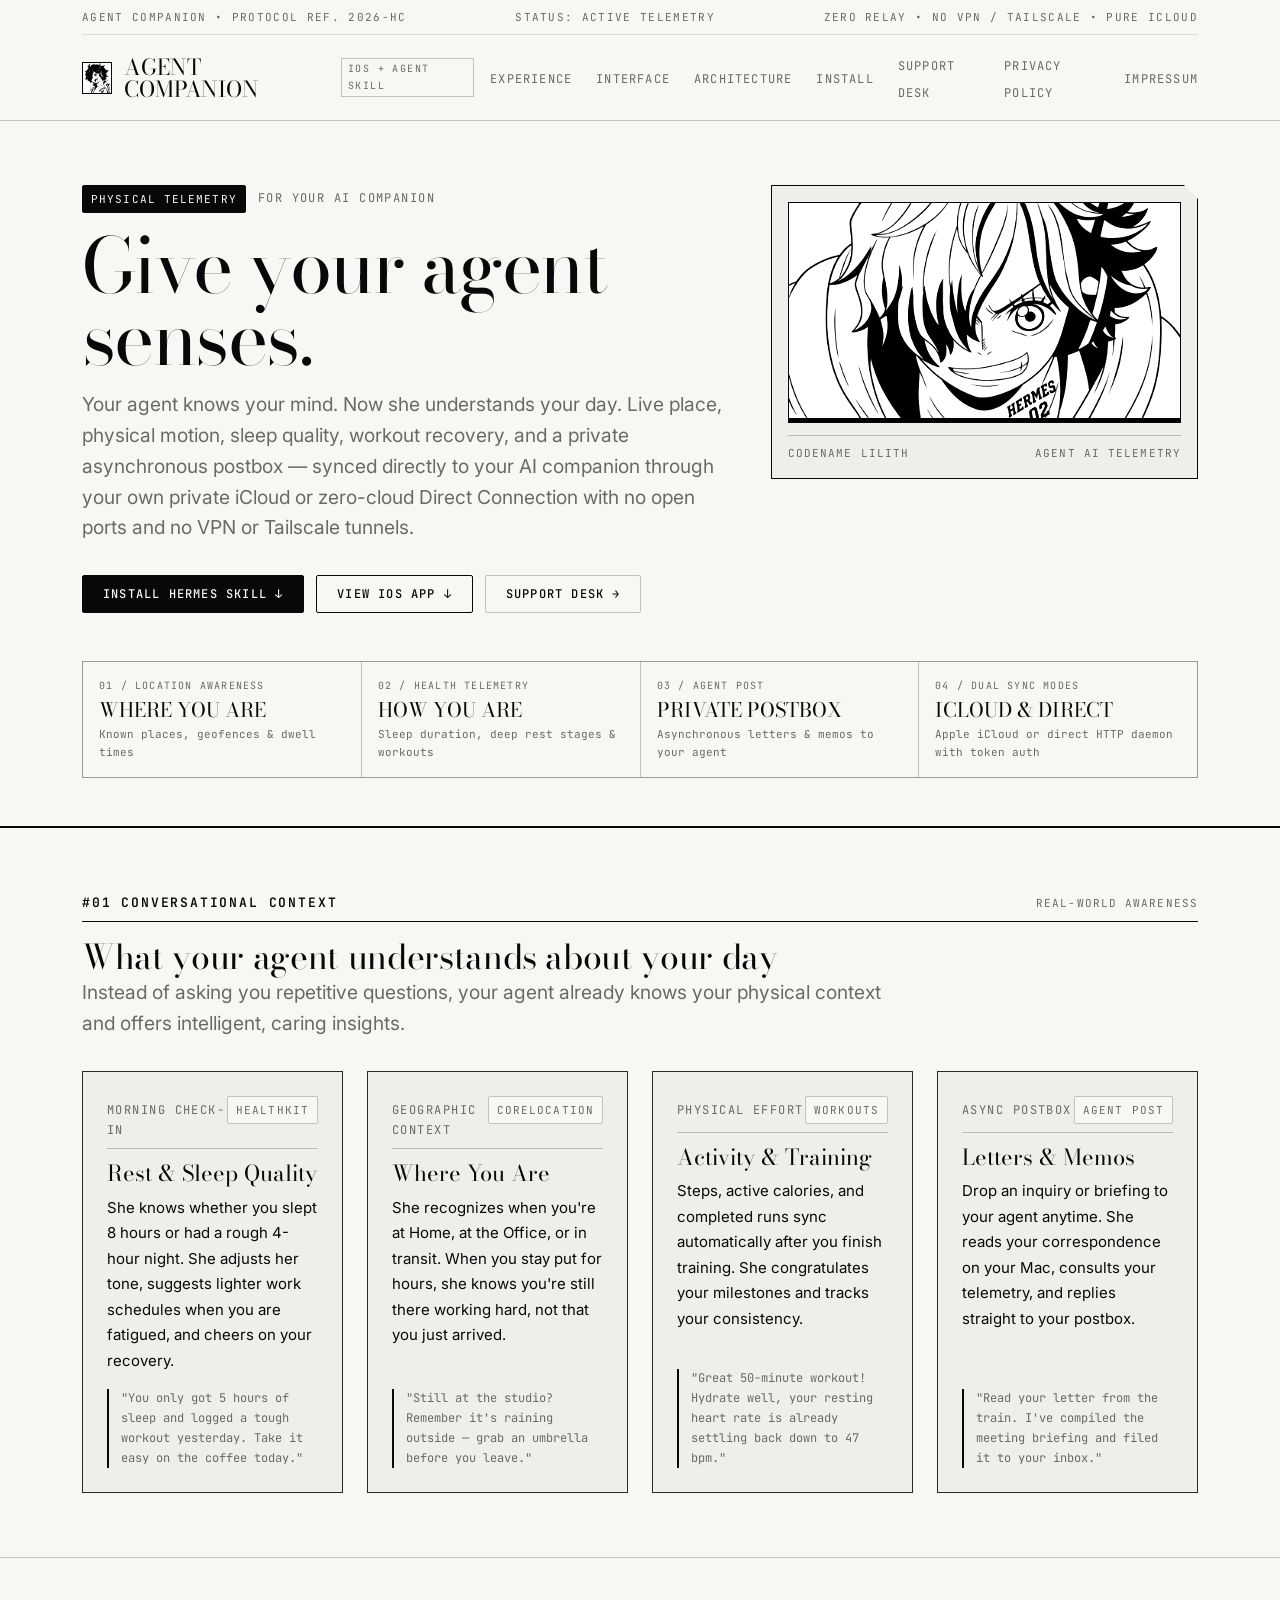
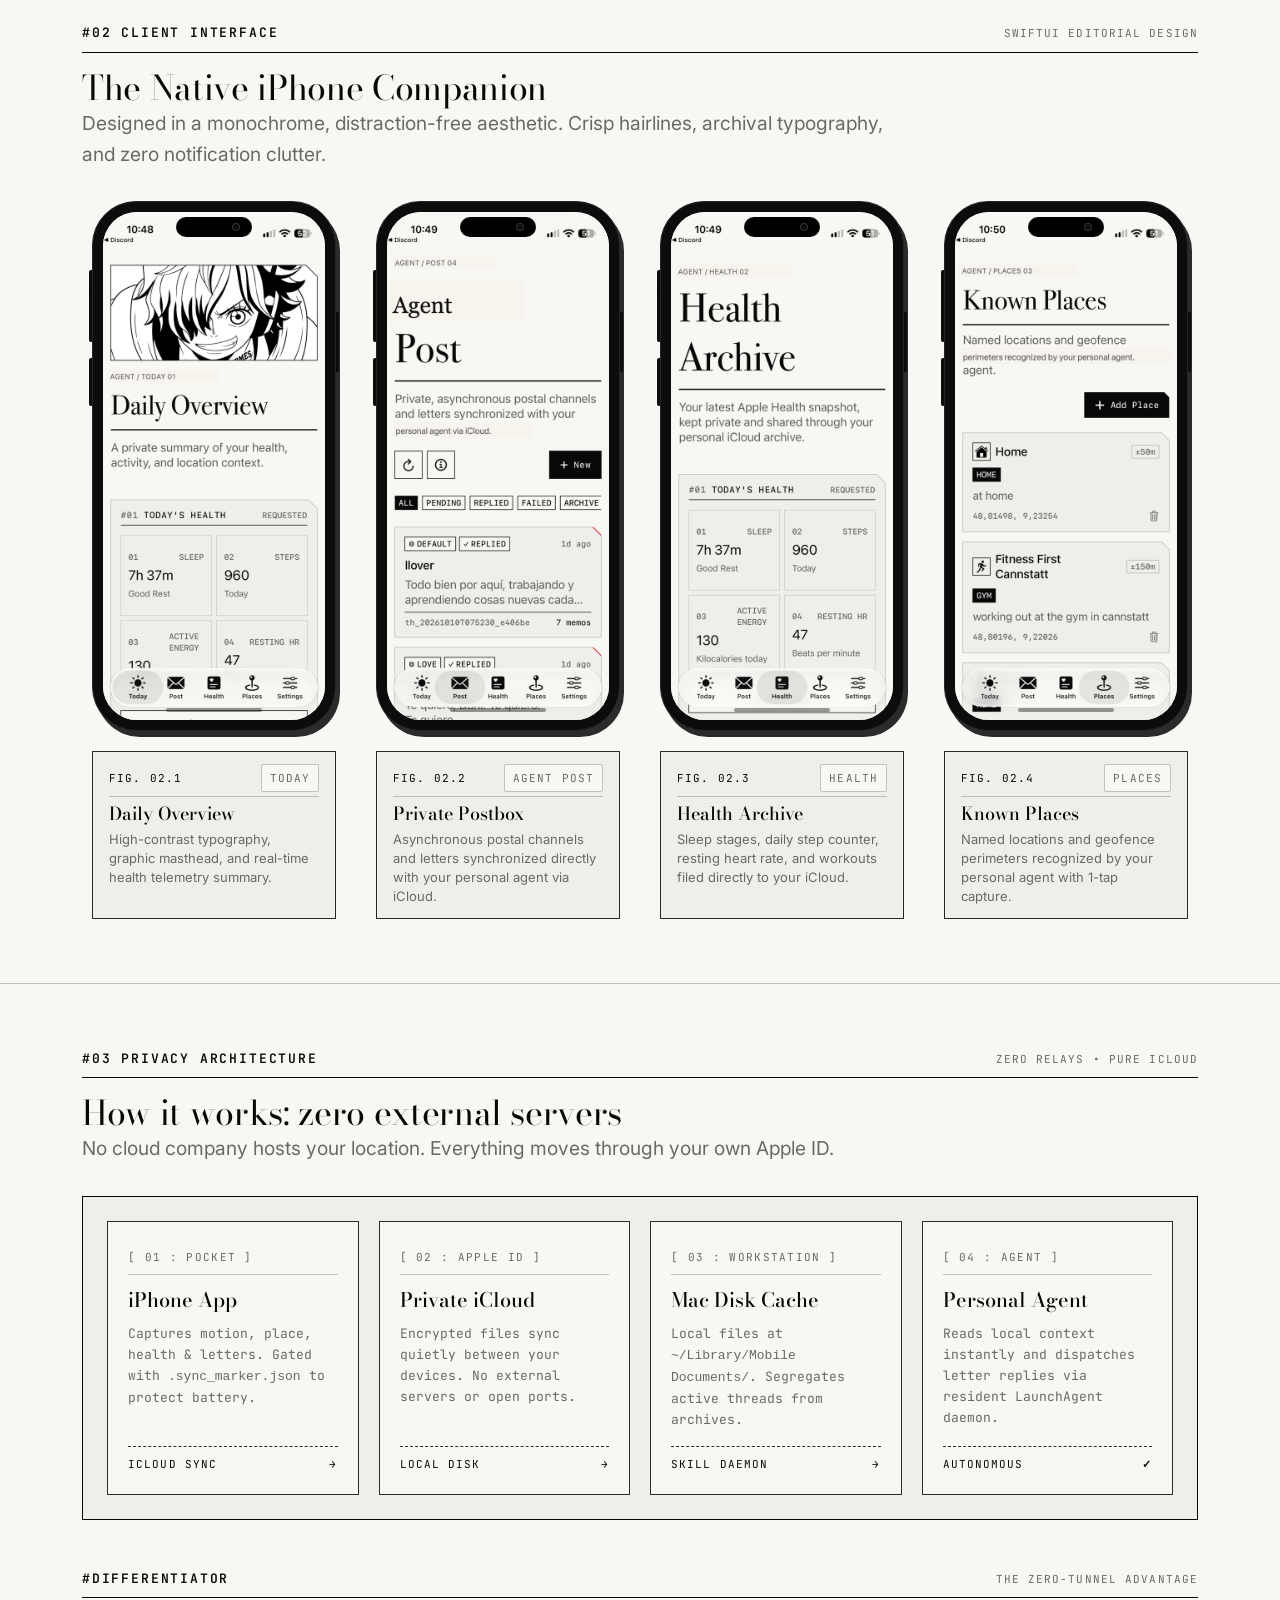
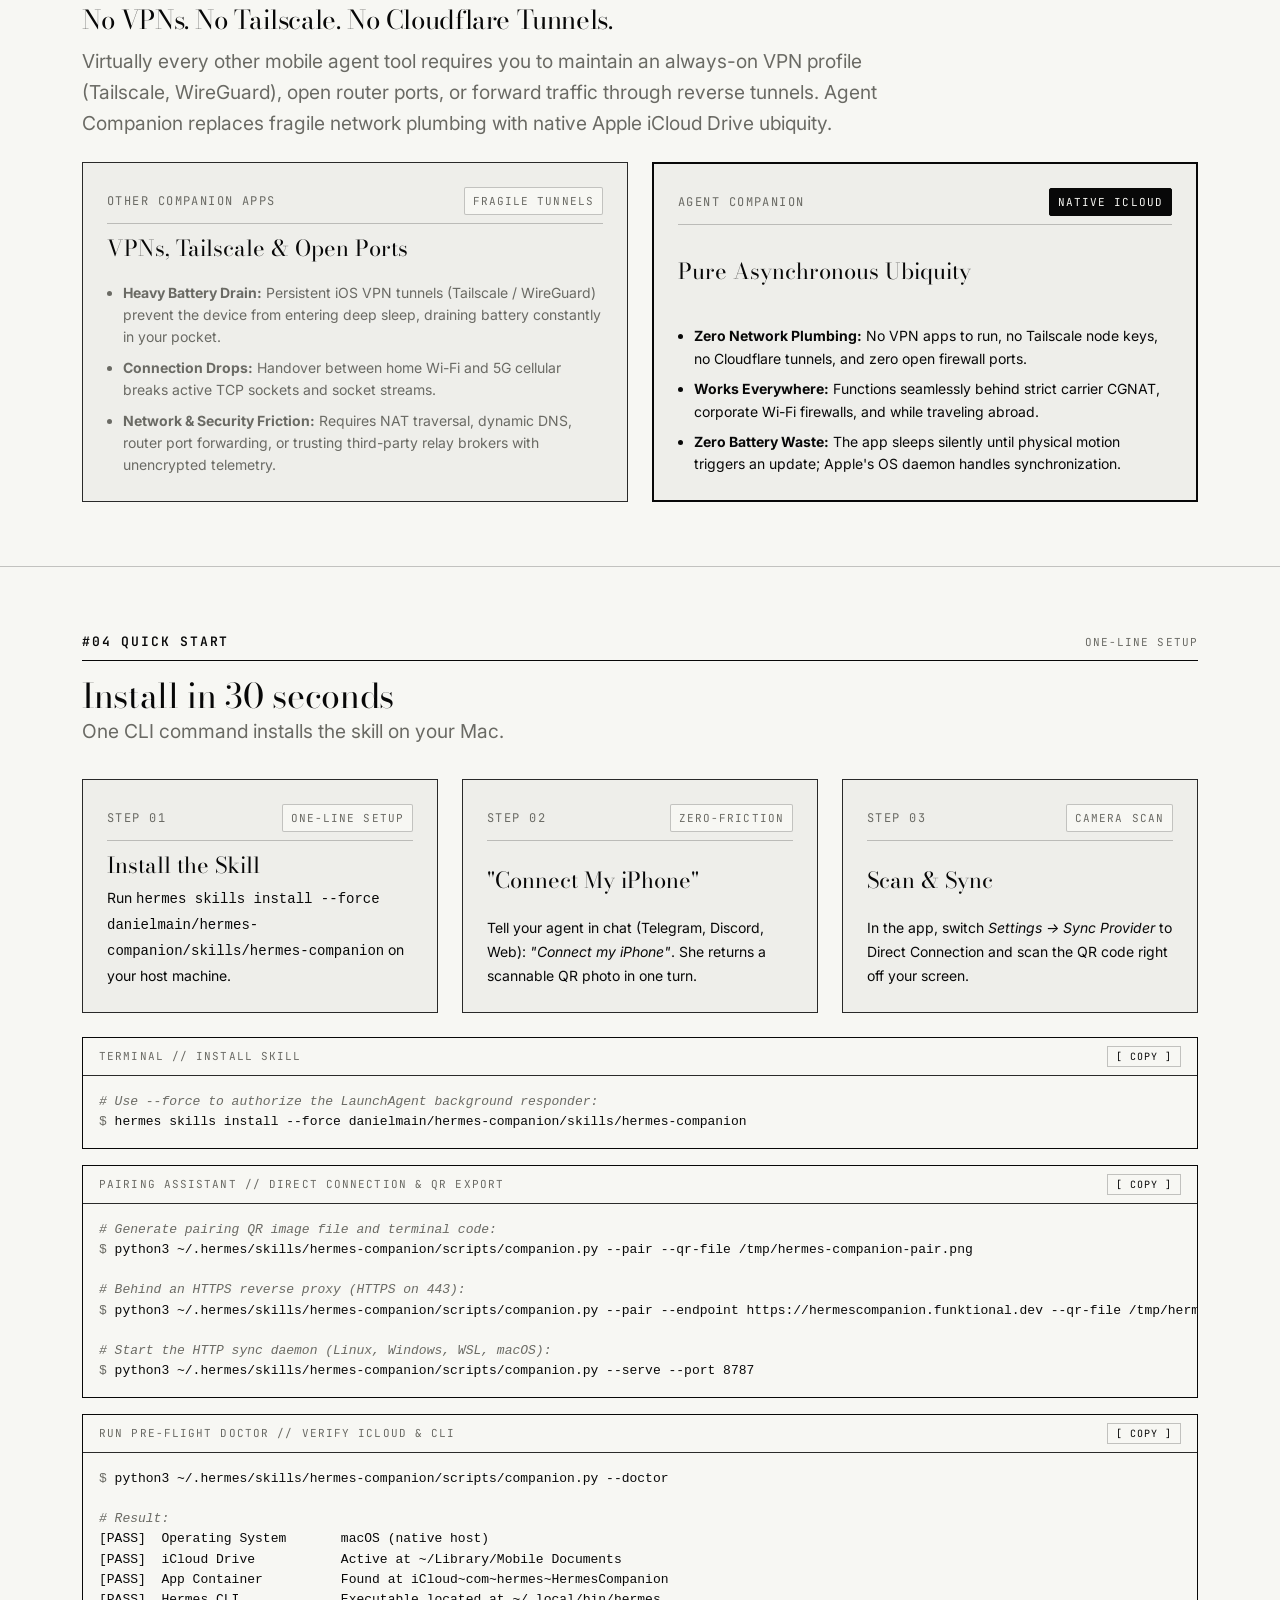
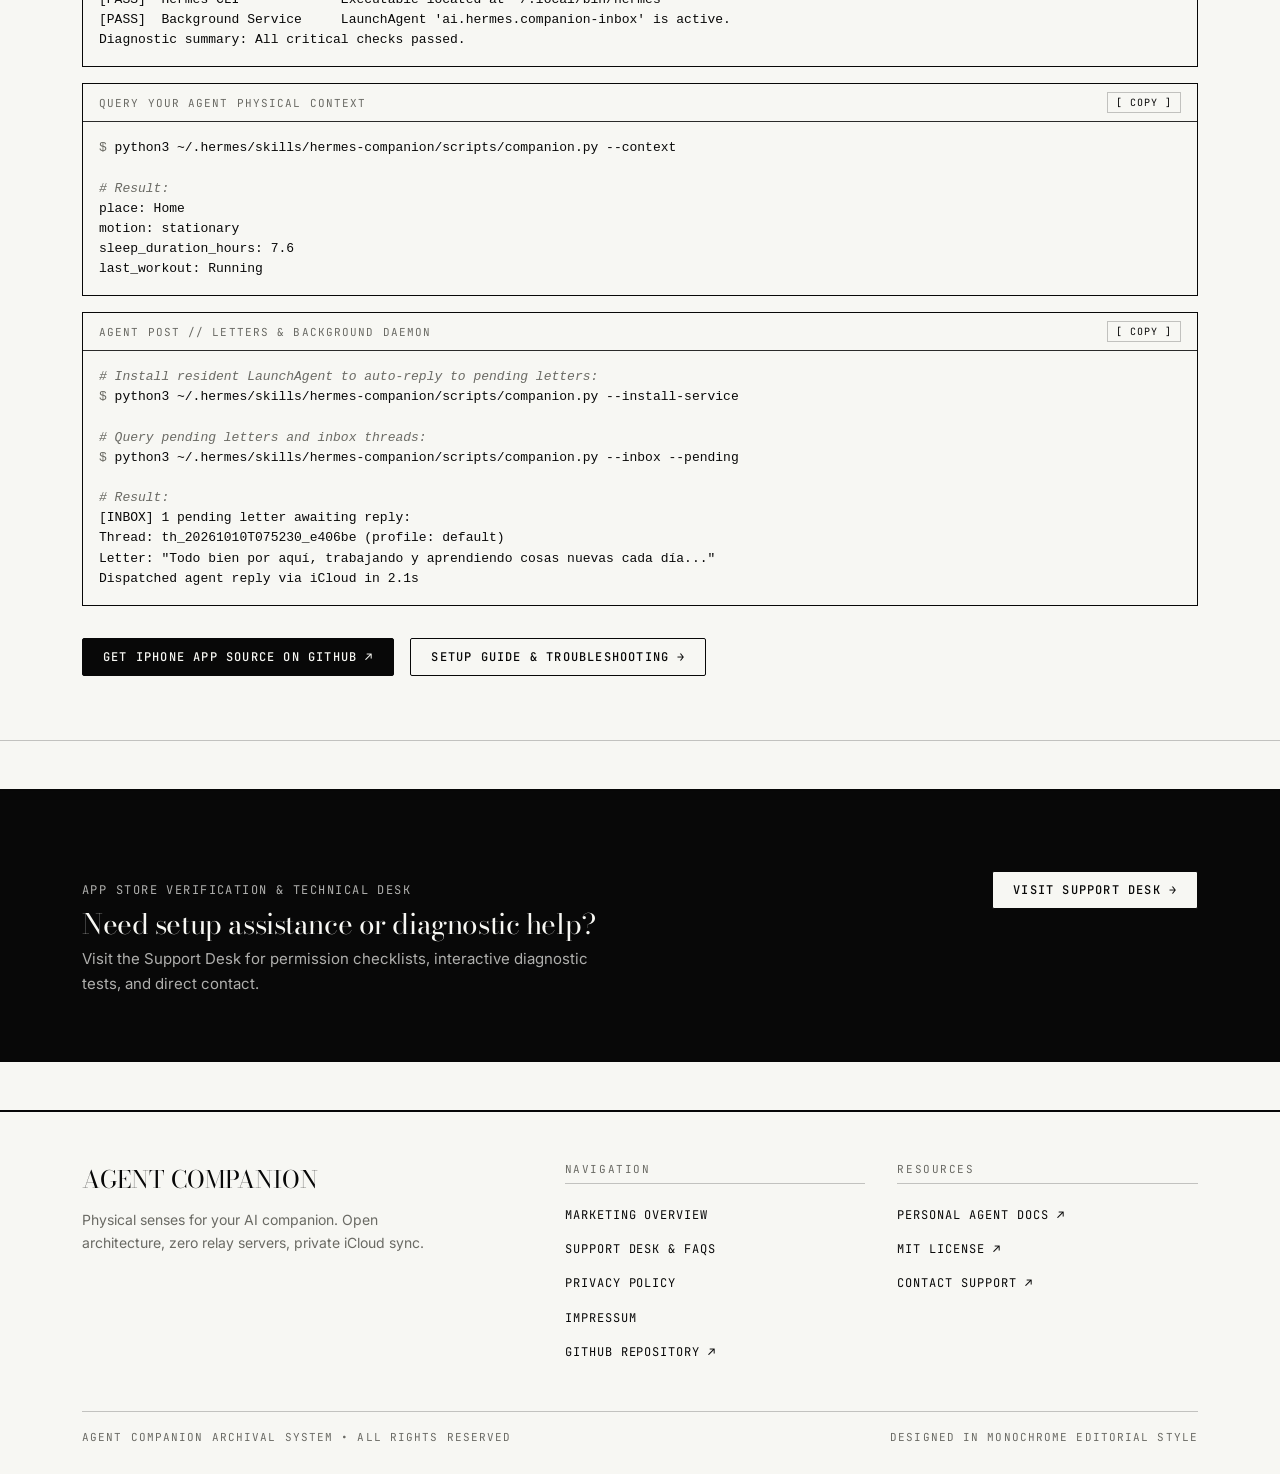
<file: website/index.html>
<!DOCTYPE html>
<html lang="en">

<head>
  <meta charset="UTF-8">
  <meta name="viewport" content="width=device-width, initial-scale=1.0">
  <title>Agent Companion — Physical Senses for Your AI Agent</title>
  <meta name="description"
    content="An iPhone app and companion skill. Gives your AI companion live awareness of where you are, how you slept, when you train, and private asynchronous letter correspondence via Agent Post — through your own private iCloud with zero relay servers.">
  <link rel="stylesheet" href="style.css">
  <link rel="icon" type="image/png" href="assets/icon-source.png">

  <link rel="canonical" href="https://hermescompanion.funktional.dev/">

  <!-- Open Graph / Rich Social Link Preview -->
  <meta property="og:type" content="website">
  <meta property="og:url" content="https://hermescompanion.funktional.dev/">
  <meta property="og:site_name" content="Agent Companion">
  <meta property="og:title" content="Agent Companion — Physical Senses & Postbox for Your AI Agent">
  <meta property="og:description"
    content="Live place, physical motion, sleep quality, workout recovery, and private postal inbox — synced directly to your AI companion through your own private iCloud with zero relay servers.">
  <meta property="og:image" content="https://hermescompanion.funktional.dev/assets/lilith-white.jpeg">
  <meta property="og:image:width" content="1024">
  <meta property="og:image:height" content="572">
  <meta property="og:image:type" content="image/png">
  <meta property="og:image:alt" content="Agent Companion Telemetry Artwork">

  <!-- Twitter Card -->
  <meta name="twitter:card" content="summary_large_image">
  <meta name="twitter:url" content="https://hermescompanion.funktional.dev/">
  <meta name="twitter:title" content="Agent Companion — Physical Senses & Postbox for Your AI Agent">
  <meta name="twitter:description"
    content="Live place, physical motion, sleep quality, workout recovery, and private postal inbox — synced directly to your AI companion through your own private iCloud with zero relay servers.">
  <meta name="twitter:image" content="https://hermescompanion.funktional.dev/assets/lilith-white.jpeg">
  <meta name="twitter:image:alt" content="Agent Companion Telemetry Artwork">
</head>

<body>

  <!-- Archival Institutional Masthead -->
  <header class="archival-topbar">
    <div class="page-container">
      <div class="topbar-meta">
        <span>AGENT COMPANION • PROTOCOL REF. 2026-HC</span>
        <span>STATUS: ACTIVE TELEMETRY</span>
        <span>ZERO RELAY • NO VPN / TAILSCALE • PURE ICLOUD</span>
      </div>

      <nav class="topbar-nav" aria-label="Main Navigation">
        <a href="index.html" class="brand-mark">
          <div class="brand-icon-box">
            <img src="assets/icon-source.png" alt="Agent Companion Emblem">
          </div>
          <div>
            <div class="brand-title">AGENT COMPANION</div>
          </div>
          <span class="brand-tag">iOS + AGENT SKILL</span>
        </a>

        <ul class="nav-links">
          <li><a href="#experience" class="nav-link">Experience</a></li>
          <li><a href="#screens" class="nav-link">Interface</a></li>
          <li><a href="#architecture" class="nav-link">Architecture</a></li>
          <li><a href="#install" class="nav-link">Install</a></li>
          <li><a href="support.html" class="nav-link">Support Desk</a></li>
          <li><a href="privacy.html" class="nav-link">Privacy Policy</a></li>
          <li><a href="impressum.html" class="nav-link">Impressum</a></li>
        </ul>
      </nav>
    </div>
  </header>

  <main>
    <!-- HERO SECTION -->
    <section class="hero-section">
      <div class="page-container">
        <div class="hero-grid">
          <div>
            <div class="hero-meta-kicker">
              <span class="token inverted">PHYSICAL TELEMETRY</span>
              <span class="editorial-utility">FOR YOUR AI COMPANION</span>
            </div>

            <h1 class="editorial-display-huge">
              Give your agent senses.
            </h1>

            <p class="editorial-lead">
              Your agent knows your mind. Now she understands your day. Live place, physical motion, sleep quality,
              workout recovery, and a private asynchronous postbox — synced directly to your AI companion through your own private iCloud or zero-cloud Direct Connection with no open ports and no VPN or Tailscale tunnels.
            </p>

            <div class="hero-actions">
              <a href="#install" class="btn btn-primary">
                <span>INSTALL HERMES SKILL</span>
                <span>↓</span>
              </a>
              <a href="#screens" class="btn btn-secondary">
                <span>VIEW IOS APP</span>
                <span>↓</span>
              </a>
              <a href="support.html" class="btn btn-ghost">
                <span>SUPPORT DESK</span>
                <span>→</span>
              </a>
            </div>
          </div>

          <div>
            <div class="hero-art-container cut-corner">
              <div class="hero-art-image-wrapper">
                <picture>
                  <source media="(prefers-color-scheme: dark)" srcset="assets/lilith-black.png">
                  <img id="hero-art-img" src="assets/lilith-white.jpeg" alt="Archival Companion Graphic">
                </picture>
              </div>
              <div class="hero-art-caption">
                <span>CODENAME LILITH</span>
                <span>AGENT AI TELEMETRY</span>
              </div>
            </div>
          </div>
        </div>

        <!-- SPECIFICATION STRIP -->
        <div class="spec-strip">
          <div class="spec-cell">
            <div class="spec-label">01 / LOCATION AWARENESS</div>
            <div class="spec-val">WHERE YOU ARE</div>
            <div class="spec-desc">Known places, geofences &amp; dwell times</div>
          </div>
          <div class="spec-cell">
            <div class="spec-label">02 / HEALTH TELEMETRY</div>
            <div class="spec-val">HOW YOU ARE</div>
            <div class="spec-desc">Sleep duration, deep rest stages &amp; workouts</div>
          </div>
          <div class="spec-cell">
            <div class="spec-label">03 / AGENT POST</div>
            <div class="spec-val">PRIVATE POSTBOX</div>
            <div class="spec-desc">Asynchronous letters &amp; memos to your agent</div>
          </div>
          <div class="spec-cell">
            <div class="spec-label">04 / DUAL SYNC MODES</div>
            <div class="spec-val">ICLOUD &amp; DIRECT</div>
            <div class="spec-desc">Apple iCloud or direct HTTP daemon with token auth</div>
          </div>
        </div>
      </div>
    </section>

    <!-- SECTION #01: THE COMPANION EXPERIENCE -->
    <section id="experience" class="editorial-section">
      <div class="page-container">
        <div class="module-header">
          <div class="module-header-meta">
            <span class="module-index">#01 CONVERSATIONAL CONTEXT</span>
            <span class="module-tag">REAL-WORLD AWARENESS</span>
          </div>
          <h2 class="editorial-section-title">What your agent understands about your day</h2>
          <p class="editorial-lead">
            Instead of asking you repetitive questions, your agent already knows your physical context and offers
            intelligent, caring insights.
          </p>
        </div>

        <div class="cards-grid-4">
          <!-- Card 1: Health & Sleep -->
          <div class="editorial-card">
            <div class="editorial-card-header">
              <span class="editorial-utility">MORNING CHECK-IN</span>
              <span class="token faint">HEALTHKIT</span>
            </div>
            <div class="editorial-card-title">Rest &amp; Sleep Quality</div>
            <p class="editorial-body" style="font-size: 0.9375rem; margin-bottom: var(--space-16);">
              She knows whether you slept 8 hours or had a rough 4-hour night. She adjusts her tone, suggests lighter
              work schedules when you are fatigued, and cheers on your recovery.
            </p>
            <div
              style="border-left: 2px solid var(--ink); padding-left: var(--space-12); font-family: var(--font-mono); font-size: 0.75rem; color: var(--secondary-ink); margin-top: auto;">
              "You only got 5 hours of sleep and logged a tough workout yesterday. Take it easy on the coffee today."
            </div>
          </div>

          <!-- Card 2: Place & Motion -->
          <div class="editorial-card">
            <div class="editorial-card-header">
              <span class="editorial-utility">GEOGRAPHIC CONTEXT</span>
              <span class="token faint">CORELOCATION</span>
            </div>
            <div class="editorial-card-title">Where You Are</div>
            <p class="editorial-body" style="font-size: 0.9375rem; margin-bottom: var(--space-16);">
              She recognizes when you're at Home, at the Office, or in transit. When you stay put for hours, she knows
              you're still there working hard, not that you just arrived.
            </p>
            <div
              style="border-left: 2px solid var(--ink); padding-left: var(--space-12); font-family: var(--font-mono); font-size: 0.75rem; color: var(--secondary-ink); margin-top: auto;">
              "Still at the studio? Remember it's raining outside — grab an umbrella before you leave."
            </div>
          </div>

          <!-- Card 3: Training & Movement -->
          <div class="editorial-card">
            <div class="editorial-card-header">
              <span class="editorial-utility">PHYSICAL EFFORT</span>
              <span class="token faint">WORKOUTS</span>
            </div>
            <div class="editorial-card-title">Activity &amp; Training</div>
            <p class="editorial-body" style="font-size: 0.9375rem; margin-bottom: var(--space-16);">
              Steps, active calories, and completed runs sync automatically after you finish training. She congratulates
              your milestones and tracks your consistency.
            </p>
            <div
              style="border-left: 2px solid var(--ink); padding-left: var(--space-12); font-family: var(--font-mono); font-size: 0.75rem; color: var(--secondary-ink); margin-top: auto;">
              "Great 50-minute workout! Hydrate well, your resting heart rate is already settling back down to 47 bpm."
            </div>
          </div>

          <!-- Card 4: Agent Post -->
          <div class="editorial-card">
            <div class="editorial-card-header">
              <span class="editorial-utility">ASYNC POSTBOX</span>
              <span class="token faint">AGENT POST</span>
            </div>
            <div class="editorial-card-title">Letters &amp; Memos</div>
            <p class="editorial-body" style="font-size: 0.9375rem; margin-bottom: var(--space-16);">
              Drop an inquiry or briefing to your agent anytime. She reads your correspondence on your Mac, consults your telemetry, and replies straight to your postbox.
            </p>
            <div
              style="border-left: 2px solid var(--ink); padding-left: var(--space-12); font-family: var(--font-mono); font-size: 0.75rem; color: var(--secondary-ink); margin-top: auto;">
              "Read your letter from the train. I've compiled the meeting briefing and filed it to your inbox."
            </div>
          </div>
        </div>
      </div>
    </section>

    <!-- SECTION #02: NATIVE IPHONE INTERFACE -->
    <section id="screens" class="editorial-section">
      <div class="page-container">
        <div class="module-header">
          <div class="module-header-meta">
            <span class="module-index">#02 CLIENT INTERFACE</span>
            <span class="module-tag">SWIFTUI EDITORIAL DESIGN</span>
          </div>
          <h2 class="editorial-section-title">The Native iPhone Companion</h2>
          <p class="editorial-lead">
            Designed in a monochrome, distraction-free aesthetic. Crisp hairlines, archival typography, and zero
            notification clutter.
          </p>
        </div>

        <!-- 4-Device iPhone Bezel Editorial Showcase -->
        <div class="iphone-showcase-grid">
          <!-- Screen 1: Dashboard / Today -->
          <div class="iphone-card-container">
            <div class="iphone-device">
              <div class="iphone-island"></div>
              <div class="iphone-screen">
                <img src="assets/screenshots/dashboard.png" alt="iPhone Screen: Agent Companion Daily Overview">
                <div class="iphone-home-bar"></div>
              </div>
            </div>
            <div class="iphone-plate">
              <div class="iphone-plate-meta">
                <span class="editorial-utility-small">FIG. 02.1</span>
                <span class="token faint">TODAY</span>
              </div>
              <div class="iphone-plate-title">Daily Overview</div>
              <div class="iphone-plate-desc">
                High-contrast typography, graphic masthead, and real-time health telemetry summary.
              </div>
            </div>
          </div>

          <!-- Screen 2: Agent Post -->
          <div class="iphone-card-container">
            <div class="iphone-device">
              <div class="iphone-island"></div>
              <div class="iphone-screen">
                <img src="assets/screenshots/post.png" alt="iPhone Screen: Agent Post Private Inbox">
                <div class="iphone-home-bar"></div>
              </div>
            </div>
            <div class="iphone-plate">
              <div class="iphone-plate-meta">
                <span class="editorial-utility-small">FIG. 02.2</span>
                <span class="token faint">AGENT POST</span>
              </div>
              <div class="iphone-plate-title">Private Postbox</div>
              <div class="iphone-plate-desc">
                Asynchronous postal channels and letters synchronized directly with your personal agent via iCloud.
              </div>
            </div>
          </div>

          <!-- Screen 3: Health Archive -->
          <div class="iphone-card-container">
            <div class="iphone-device">
              <div class="iphone-island"></div>
              <div class="iphone-screen">
                <img src="assets/screenshots/health.png" alt="iPhone Screen: Agent Companion Health Archive">
                <div class="iphone-home-bar"></div>
              </div>
            </div>
            <div class="iphone-plate">
              <div class="iphone-plate-meta">
                <span class="editorial-utility-small">FIG. 02.3</span>
                <span class="token faint">HEALTH</span>
              </div>
              <div class="iphone-plate-title">Health Archive</div>
              <div class="iphone-plate-desc">
                Sleep stages, daily step counter, resting heart rate, and workouts filed directly to your iCloud.
              </div>
            </div>
          </div>

          <!-- Screen 4: Known Places -->
          <div class="iphone-card-container">
            <div class="iphone-device">
              <div class="iphone-island"></div>
              <div class="iphone-screen">
                <img src="assets/screenshots/places.png" alt="iPhone Screen: Agent Companion Known Places">
                <div class="iphone-home-bar"></div>
              </div>
            </div>
            <div class="iphone-plate">
              <div class="iphone-plate-meta">
                <span class="editorial-utility-small">FIG. 02.4</span>
                <span class="token faint">PLACES</span>
              </div>
              <div class="iphone-plate-title">Known Places</div>
              <div class="iphone-plate-desc">
                Named locations and geofence perimeters recognized by your personal agent with 1-tap capture.
              </div>
            </div>
          </div>
        </div>
      </div>
    </section>

    <!-- SECTION #03: ARCHITECTURE (LESS IS MORE) -->
    <section id="architecture" class="editorial-section">
      <div class="page-container">
        <div class="module-header">
          <div class="module-header-meta">
            <span class="module-index">#03 PRIVACY ARCHITECTURE</span>
            <span class="module-tag">ZERO RELAYS • PURE ICLOUD</span>
          </div>
          <h2 class="editorial-section-title">How it works: zero external servers</h2>
          <p class="editorial-lead">
            No cloud company hosts your location. Everything moves through your own Apple ID.
          </p>
        </div>

        <div class="diagram-box">
          <div class="diagram-flow">
            <!-- Node 01 -->
            <div class="diagram-node">
              <div class="diagram-node-header">
                <span class="diagram-node-idx">[ 01 : POCKET ]</span>
              </div>
              <div class="diagram-node-title">iPhone App</div>
              <div class="diagram-node-desc">
                Captures motion, place, health &amp; letters. Gated with <code>.sync_marker.json</code> to protect battery.
              </div>
              <div class="diagram-node-connector">
                <span>iCloud Sync</span>
                <span class="diagram-arrow-symbol">→</span>
              </div>
            </div>

            <!-- Node 02 -->
            <div class="diagram-node">
              <div class="diagram-node-header">
                <span class="diagram-node-idx">[ 02 : APPLE ID ]</span>
              </div>
              <div class="diagram-node-title">Private iCloud</div>
              <div class="diagram-node-desc">
                Encrypted files sync quietly between your devices. No external servers or open ports.
              </div>
              <div class="diagram-node-connector">
                <span>Local Disk</span>
                <span class="diagram-arrow-symbol">→</span>
              </div>
            </div>

            <!-- Node 03 -->
            <div class="diagram-node">
              <div class="diagram-node-header">
                <span class="diagram-node-idx">[ 03 : WORKSTATION ]</span>
              </div>
              <div class="diagram-node-title">Mac Disk Cache</div>
              <div class="diagram-node-desc">
                Local files at <code>~/Library/Mobile Documents/</code>. Segregates active threads from archives.
              </div>
              <div class="diagram-node-connector">
                <span>Skill Daemon</span>
                <span class="diagram-arrow-symbol">→</span>
              </div>
            </div>

            <!-- Node 04 -->
            <div class="diagram-node">
              <div class="diagram-node-header">
                <span class="diagram-node-idx">[ 04 : AGENT ]</span>
              </div>
              <div class="diagram-node-title">Personal Agent</div>
              <div class="diagram-node-desc">
                Reads local context instantly and dispatches letter replies via resident LaunchAgent daemon.
              </div>
              <div class="diagram-node-connector">
                <span>Autonomous</span>
                <span class="diagram-arrow-symbol">✓</span>
              </div>
            </div>
          </div>
        </div>

        <!-- ARCHITECTURAL DIFFERENTIATOR: ZERO TUNNELS -->
        <div style="margin-top: var(--space-48);">
          <div class="module-header-meta" style="margin-bottom: var(--space-8);">
            <span class="module-index">#DIFFERENTIATOR</span>
            <span class="module-tag">THE ZERO-TUNNEL ADVANTAGE</span>
          </div>
          <h3 class="editorial-display-title" style="font-size: 1.625rem; margin-bottom: var(--space-12);">
            No VPNs. No Tailscale. No Cloudflare Tunnels.
          </h3>
          <p class="editorial-lead" style="margin-bottom: var(--space-24);">
            Virtually every other mobile agent tool requires you to maintain an always-on VPN profile (Tailscale, WireGuard), open router ports, or forward traffic through reverse tunnels. Agent Companion replaces fragile network plumbing with native Apple iCloud Drive ubiquity.
          </p>

          <div class="cards-grid-2">
            <!-- Other Solutions -->
            <div class="editorial-card">
              <div class="editorial-card-header">
                <span class="editorial-utility">OTHER COMPANION APPS</span>
                <span class="token faint">FRAGILE TUNNELS</span>
              </div>
              <div class="editorial-card-title">VPNs, Tailscale &amp; Open Ports</div>
              <ul style="font-size: 0.875rem; color: var(--secondary-ink); line-height: 1.6; padding-left: var(--space-16); margin-top: var(--space-12); display: flex; flex-direction: column; gap: var(--space-8);">
                <li><strong>Heavy Battery Drain:</strong> Persistent iOS VPN tunnels (Tailscale / WireGuard) prevent the device from entering deep sleep, draining battery constantly in your pocket.</li>
                <li><strong>Connection Drops:</strong> Handover between home Wi-Fi and 5G cellular breaks active TCP sockets and socket streams.</li>
                <li><strong>Network &amp; Security Friction:</strong> Requires NAT traversal, dynamic DNS, router port forwarding, or trusting third-party relay brokers with unencrypted telemetry.</li>
              </ul>
            </div>

            <!-- Agent Companion -->
            <div class="editorial-card" style="border: 2px solid var(--ink); background: var(--surface);">
              <div class="editorial-card-header">
                <span class="editorial-utility">AGENT COMPANION</span>
                <span class="token inverted">NATIVE ICLOUD</span>
              </div>
              <div class="editorial-card-title">Pure Asynchronous Ubiquity</div>
              <ul style="font-size: 0.875rem; color: var(--ink); line-height: 1.6; padding-left: var(--space-16); margin-top: var(--space-12); display: flex; flex-direction: column; gap: var(--space-8);">
                <li><strong>Zero Network Plumbing:</strong> No VPN apps to run, no Tailscale node keys, no Cloudflare tunnels, and zero open firewall ports.</li>
                <li><strong>Works Everywhere:</strong> Functions seamlessly behind strict carrier CGNAT, corporate Wi-Fi firewalls, and while traveling abroad.</li>
                <li><strong>Zero Battery Waste:</strong> The app sleeps silently until physical motion triggers an update; Apple's OS daemon handles synchronization.</li>
              </ul>
            </div>
          </div>
        </div>
      </div>
    </section>

    <!-- SECTION #04: FAST INSTALLATION -->
    <section id="install" class="editorial-section">
      <div class="page-container">
        <div class="module-header">
          <div class="module-header-meta">
            <span class="module-index">#04 QUICK START</span>
            <span class="module-tag">ONE-LINE SETUP</span>
          </div>
          <h2 class="editorial-section-title">Install in 30 seconds</h2>
          <p class="editorial-lead">
            One CLI command installs the skill on your Mac.
          </p>
        </div>

        <div class="cards-grid-3" style="margin-bottom: var(--space-24);">
          <div class="editorial-card">
            <div class="editorial-card-header">
              <span class="editorial-utility">STEP 01</span>
              <span class="token faint">ONE-LINE SETUP</span>
            </div>
            <div class="editorial-card-title">Install the Skill</div>
            <p class="editorial-body" style="font-size: 0.875rem;">
              Run <code>hermes skills install --force danielmain/hermes-companion/skills/hermes-companion</code> on your host machine.
            </p>
          </div>
          <div class="editorial-card">
            <div class="editorial-card-header">
              <span class="editorial-utility">STEP 02</span>
              <span class="token faint">ZERO-FRICTION</span>
            </div>
            <div class="editorial-card-title">"Connect My iPhone"</div>
            <p class="editorial-body" style="font-size: 0.875rem;">
              Tell your agent in chat (Telegram, Discord, Web): <em>"Connect my iPhone"</em>. She returns a scannable QR photo in one turn.
            </p>
          </div>
          <div class="editorial-card">
            <div class="editorial-card-header">
              <span class="editorial-utility">STEP 03</span>
              <span class="token faint">CAMERA SCAN</span>
            </div>
            <div class="editorial-card-title">Scan &amp; Sync</div>
            <p class="editorial-body" style="font-size: 0.875rem;">
              In the app, switch <em>Settings &rarr; Sync Provider</em> to Direct Connection and scan the QR code right off your screen.
            </p>
          </div>
        </div>

        <div class="terminal-block">
          <div class="terminal-header">
            <span class="terminal-title">TERMINAL // INSTALL SKILL</span>
            <button type="button" class="terminal-copy-btn" data-copy-target="code-install">[ COPY ]</button>
          </div>
          <div class="terminal-content">
            <pre
              id="code-install"><span class="cli-comment"># Use --force to authorize the LaunchAgent background responder:</span>
<span class="cli-prompt">$ </span>hermes skills install --force danielmain/hermes-companion/skills/hermes-companion</pre>
          </div>
        </div>

        <div class="terminal-block" style="margin-top: var(--space-16);">
          <div class="terminal-header">
            <span class="terminal-title">PAIRING ASSISTANT // DIRECT CONNECTION &amp; QR EXPORT</span>
            <button type="button" class="terminal-copy-btn" data-copy-target="code-pair" data-copy-cmd="python3 ~/.hermes/skills/hermes-companion/scripts/companion.py --pair --qr-file /tmp/hermes-companion-pair.png">[ COPY ]</button>
          </div>
          <div class="terminal-content">
            <pre id="code-pair"><span class="cli-comment"># Generate pairing QR image file and terminal code:</span>
<span class="cli-prompt">$ </span>python3 ~/.hermes/skills/hermes-companion/scripts/companion.py --pair --qr-file /tmp/hermes-companion-pair.png

<span class="cli-comment"># Behind an HTTPS reverse proxy (HTTPS on 443):</span>
<span class="cli-prompt">$ </span>python3 ~/.hermes/skills/hermes-companion/scripts/companion.py --pair --endpoint https://hermescompanion.funktional.dev --qr-file /tmp/hermes-companion-pair.png

<span class="cli-comment"># Start the HTTP sync daemon (Linux, Windows, WSL, macOS):</span>
<span class="cli-prompt">$ </span>python3 ~/.hermes/skills/hermes-companion/scripts/companion.py --serve --port 8787</pre>
          </div>
        </div>

        <div class="terminal-block" style="margin-top: var(--space-16);">
          <div class="terminal-header">
            <span class="terminal-title">RUN PRE-FLIGHT DOCTOR // VERIFY ICLOUD &amp; CLI</span>
            <button type="button" class="terminal-copy-btn" data-copy-target="code-doctor" data-copy-cmd="python3 ~/.hermes/skills/hermes-companion/scripts/companion.py --doctor">[ COPY ]</button>
          </div>
          <div class="terminal-content">
            <pre id="code-doctor"><span class="cli-prompt">$ </span>python3 ~/.hermes/skills/hermes-companion/scripts/companion.py --doctor

<span class="cli-comment"># Result:</span>
[PASS]  Operating System       macOS (native host)
[PASS]  iCloud Drive           Active at ~/Library/Mobile Documents
[PASS]  App Container          Found at iCloud~com~hermes~HermesCompanion
[PASS]  Hermes CLI             Executable located at ~/.local/bin/hermes
[PASS]  Background Service     LaunchAgent 'ai.hermes.companion-inbox' is active.
Diagnostic summary: All critical checks passed.</pre>
          </div>
        </div>

        <div class="terminal-block" style="margin-top: var(--space-16);">
          <div class="terminal-header">
            <span class="terminal-title">QUERY YOUR AGENT PHYSICAL CONTEXT</span>
            <button type="button" class="terminal-copy-btn" data-copy-target="code-run" data-copy-cmd="python3 ~/.hermes/skills/hermes-companion/scripts/companion.py --context">[ COPY ]</button>
          </div>
          <div class="terminal-content">
            <pre id="code-run"><span class="cli-prompt">$ </span>python3 ~/.hermes/skills/hermes-companion/scripts/companion.py --context

<span class="cli-comment"># Result:</span>
place: Home
motion: stationary
sleep_duration_hours: 7.6
last_workout: Running</pre>
          </div>
        </div>

        <div class="terminal-block" style="margin-top: var(--space-16);">
          <div class="terminal-header">
            <span class="terminal-title">AGENT POST // LETTERS &amp; BACKGROUND DAEMON</span>
            <button type="button" class="terminal-copy-btn" data-copy-target="code-post" data-copy-cmd="python3 ~/.hermes/skills/hermes-companion/scripts/companion.py --install-service">[ COPY ]</button>
          </div>
          <div class="terminal-content">
            <pre id="code-post"><span class="cli-comment"># Install resident LaunchAgent to auto-reply to pending letters:</span>
<span class="cli-prompt">$ </span>python3 ~/.hermes/skills/hermes-companion/scripts/companion.py --install-service

<span class="cli-comment"># Query pending letters and inbox threads:</span>
<span class="cli-prompt">$ </span>python3 ~/.hermes/skills/hermes-companion/scripts/companion.py --inbox --pending

<span class="cli-comment"># Result:</span>
[INBOX] 1 pending letter awaiting reply:
Thread: th_20261010T075230_e406be (profile: default)
Letter: "Todo bien por aquí, trabajando y aprendiendo cosas nuevas cada día..."
Dispatched agent reply via iCloud in 2.1s</pre>
          </div>
        </div>

        <div style="margin-top: var(--space-32); display: flex; gap: var(--space-16); flex-wrap: wrap;">
          <a href="https://github.com/danielmain/hermes-companion" target="_blank" rel="noopener"
            class="btn btn-primary">
            <span>GET IPHONE APP SOURCE ON GITHUB</span>
            <span>↗</span>
          </a>
          <a href="support.html" class="btn btn-secondary">
            <span>SETUP GUIDE &amp; TROUBLESHOOTING</span>
            <span>→</span>
          </a>
        </div>
      </div>
    </section>

    <!-- INVERTED SUMMARY CALLOUT -->
    <section class="editorial-section inverted last-section">
      <div class="page-container">
        <div
          style="display: flex; justify-content: space-between; align-items: baseline; flex-wrap: wrap; gap: var(--space-16);">
          <div>
            <div class="editorial-utility" style="color: rgba(247, 247, 243, 0.7); margin-bottom: var(--space-8);">
              APP STORE VERIFICATION &amp; TECHNICAL DESK
            </div>
            <h3 class="editorial-display-title"
              style="color: #F7F7F3; font-size: 1.75rem; margin-bottom: var(--space-8);">
              Need setup assistance or diagnostic help?
            </h3>
            <p style="color: rgba(247, 247, 243, 0.7); font-size: 0.9375rem; max-width: 60ch;">
              Visit the Support Desk for permission checklists, interactive diagnostic tests, and direct contact.
            </p>
          </div>
          <div style="margin-top: var(--space-16);">
            <a href="support.html" class="btn btn-secondary" style="background: #F7F7F3; color: #080808;">
              <span>VISIT SUPPORT DESK</span>
              <span>→</span>
            </a>
          </div>
        </div>
      </div>
    </section>
  </main>

  <!-- Institutional Colophon Footer -->
  <footer class="archival-footer">
    <div class="page-container">
      <div class="footer-grid">
        <div>
          <div style="font-family: var(--font-display); font-size: 1.5rem; margin-bottom: var(--space-8);">
            AGENT COMPANION
          </div>
          <p style="font-size: 0.875rem; color: var(--secondary-ink); max-width: 42ch;">
            Physical senses for your AI companion. Open architecture, zero relay servers, private iCloud sync.
          </p>
        </div>

        <div>
          <div class="footer-col-title">NAVIGATION</div>
          <ul class="footer-links">
            <li><a href="index.html">Marketing Overview</a></li>
            <li><a href="support.html">Support Desk &amp; FAQs</a></li>
            <li><a href="privacy.html">Privacy Policy</a></li>
            <li><a href="impressum.html">Impressum</a></li>
            <li><a href="https://github.com/danielmain/hermes-companion" target="_blank" rel="noopener">GitHub
                Repository ↗</a></li>
          </ul>
        </div>

        <div>
          <div class="footer-col-title">RESOURCES</div>
          <ul class="footer-links">
            <li><a href="https://hermes-agent.nousresearch.com/" target="_blank" rel="noopener">Personal Agent Docs ↗</a>
            </li>
            <li><a href="https://github.com/danielmain/hermes-companion/blob/main/LICENSE" target="_blank"
                rel="noopener">MIT License ↗</a></li>
            <li><a href="mailto:support@funktional.dev">Contact Support ↗</a></li>
          </ul>
        </div>
      </div>

      <div class="footer-stamp">
        <div>AGENT COMPANION ARCHIVAL SYSTEM • ALL RIGHTS RESERVED</div>
        <div>DESIGNED IN MONOCHROME EDITORIAL STYLE</div>
      </div>
    </div>
  </footer>

  <script src="main.js"></script>
</body>

</html>
</file>
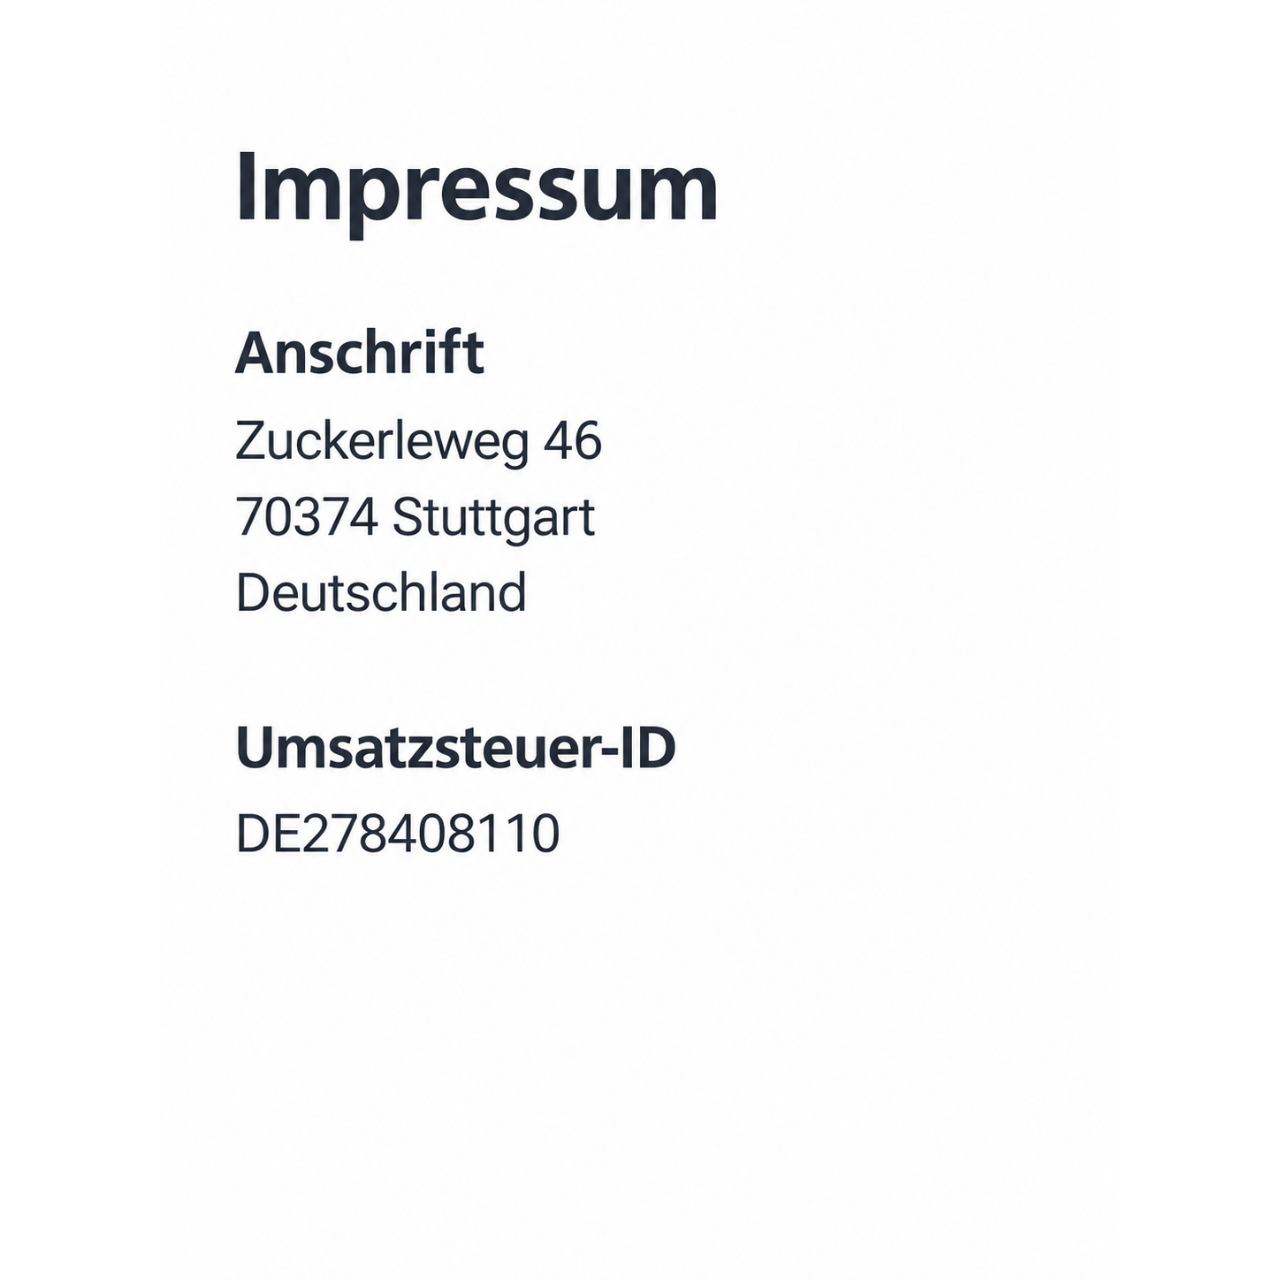
<file: website/impressum.html>
<!DOCTYPE html>
<html lang="de">
<head>
  <meta charset="utf-8">
  <meta name="viewport" content="width=device-width, initial-scale=1">
  <title>Impressum</title>
  <meta name="robots" content="noindex">
  <style>
    html, body { margin: 0; background: #fff; }
    img { display: block; width: 100%; max-width: 960px; height: auto; margin: 0 auto; }
  </style>
</head>
<body>
  <img src="impressum.png" alt="Impressum">
</body>
</html>
</file>
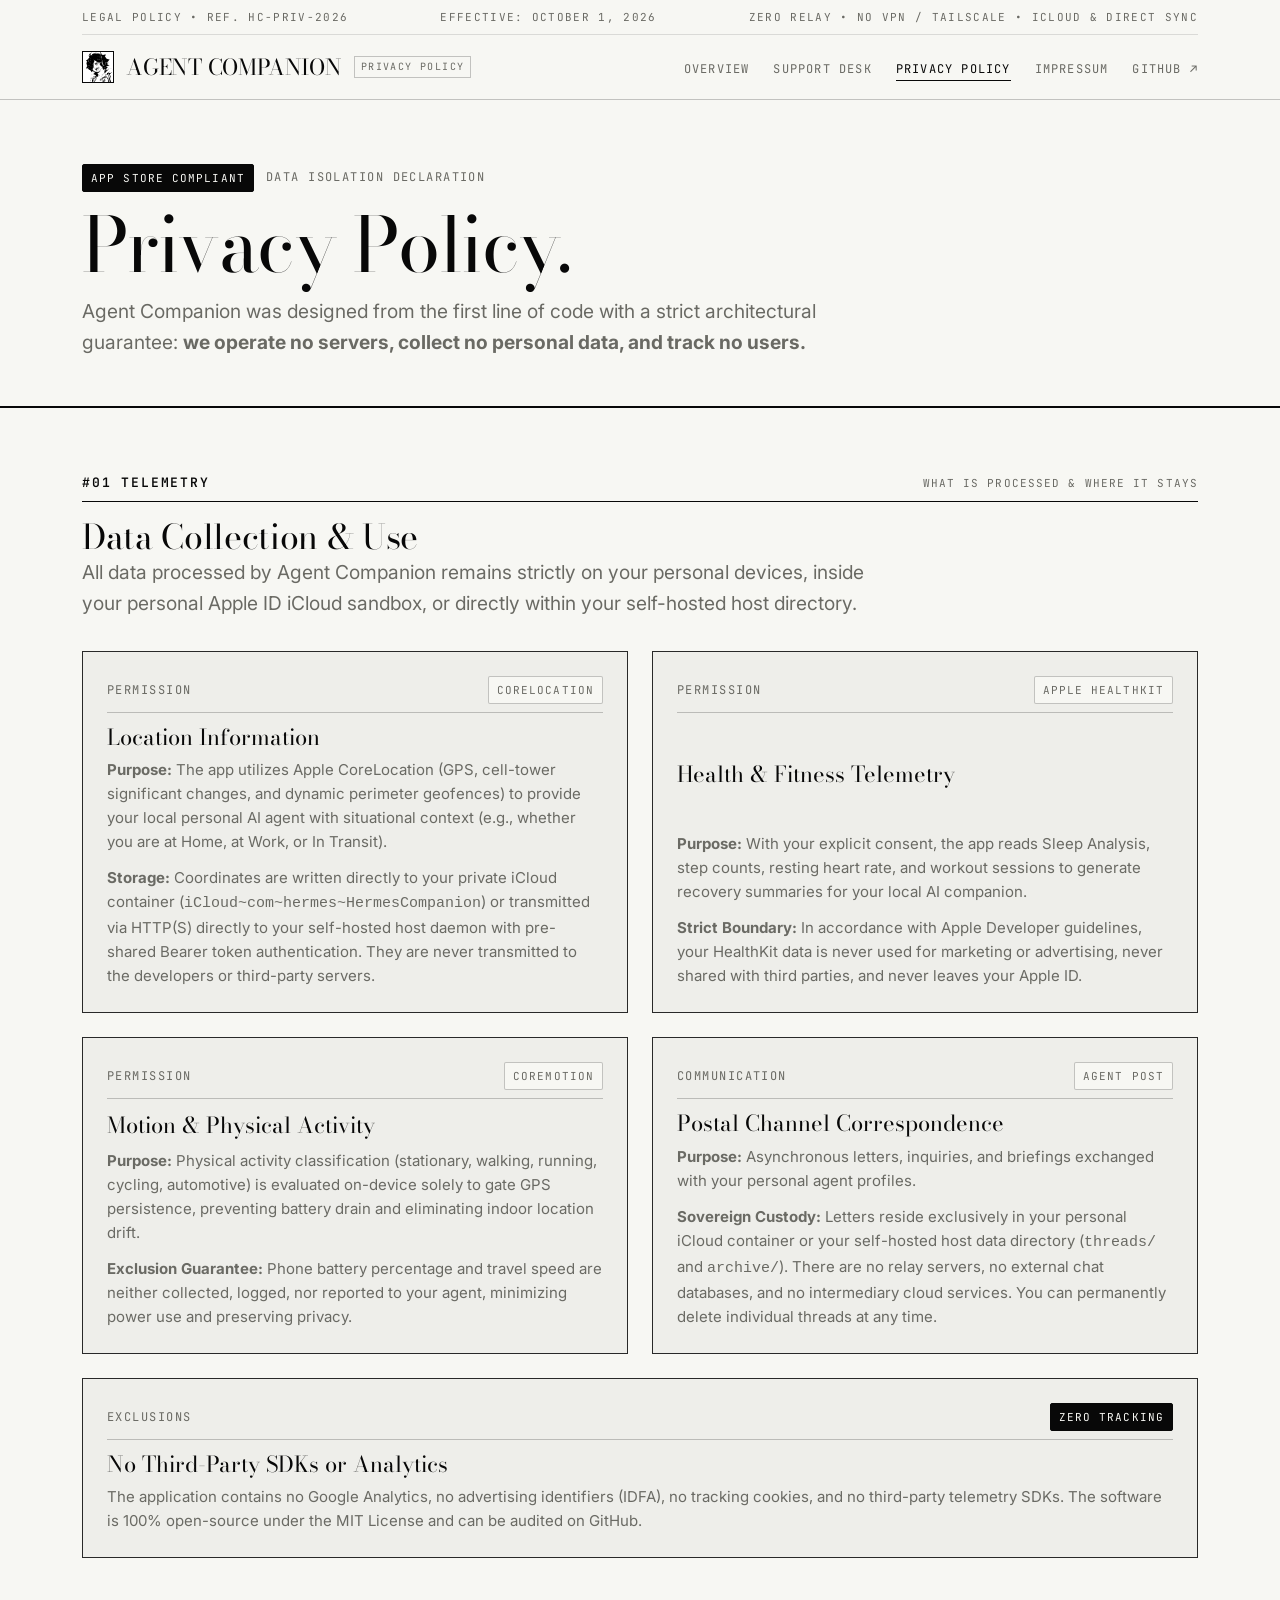
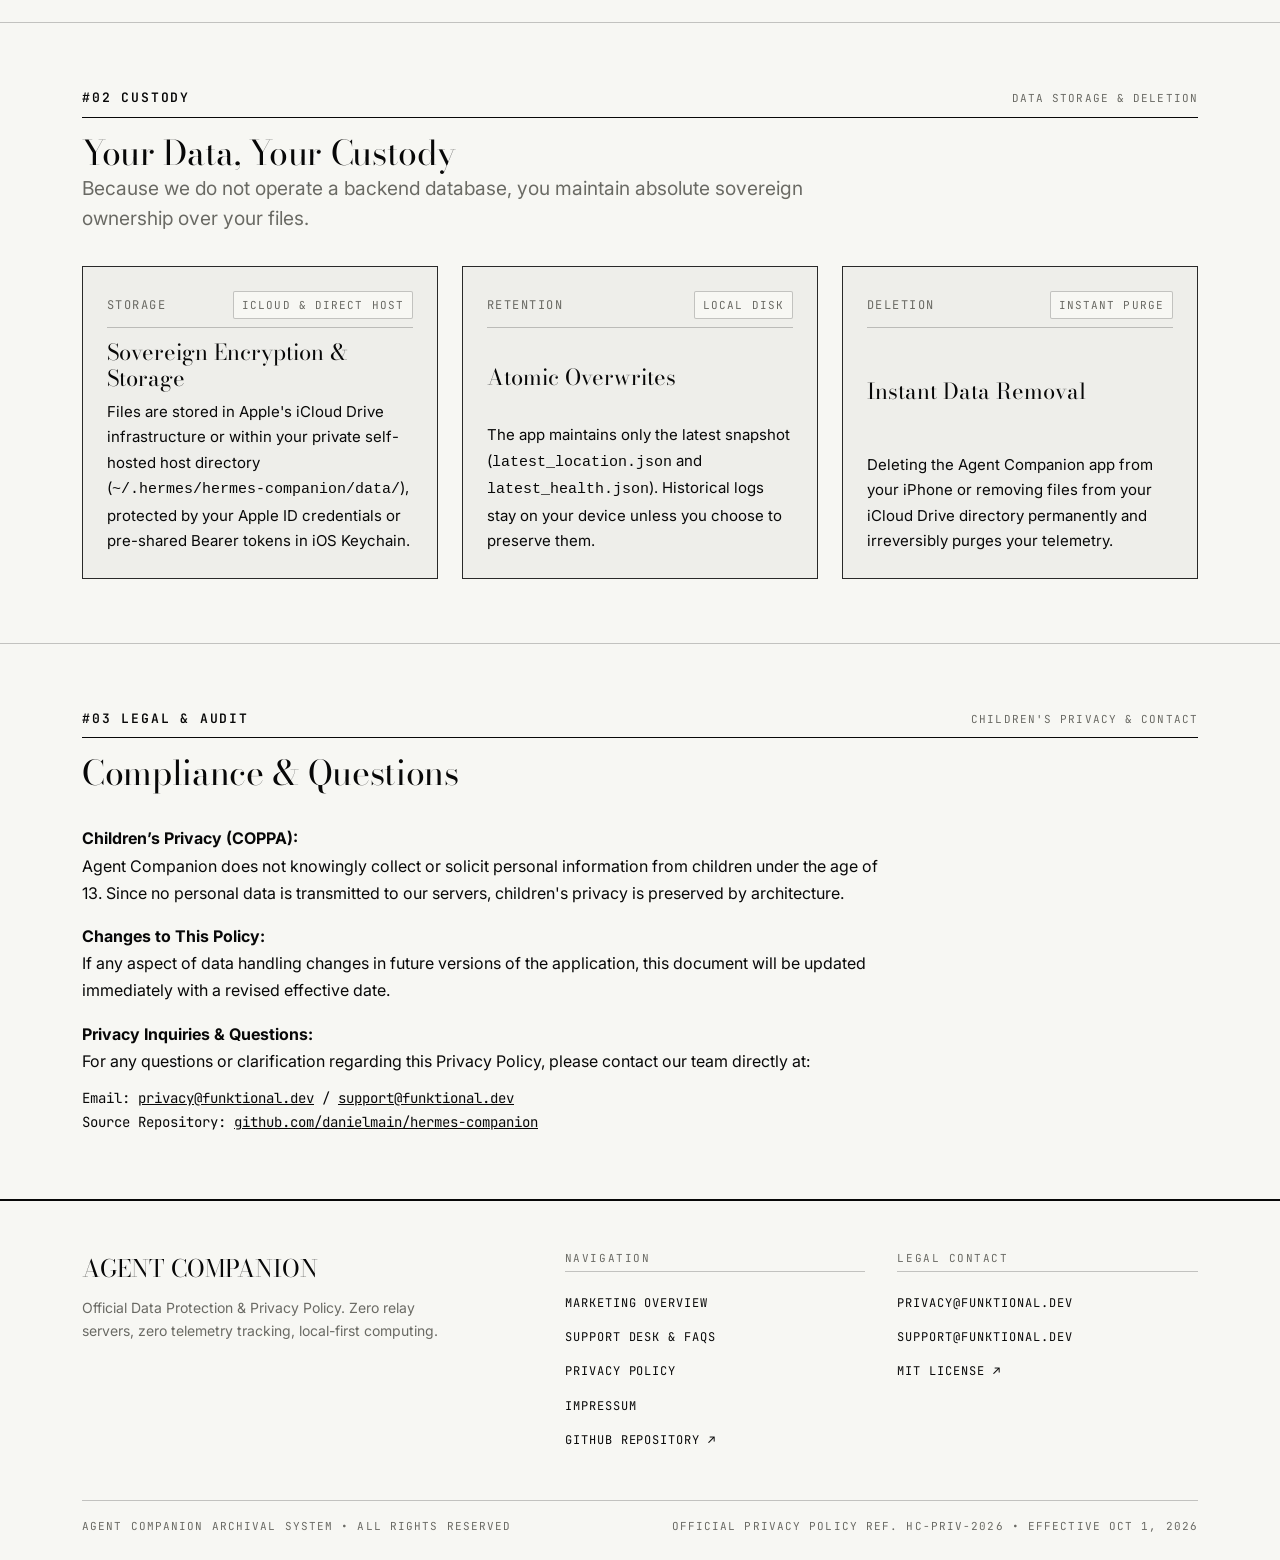
<file: website/privacy.html>
<!DOCTYPE html>
<html lang="en">
<head>
  <meta charset="UTF-8">
  <meta name="viewport" content="width=device-width, initial-scale=1.0">
  <title>Privacy Policy — Agent Companion iOS & Companion Skill</title>
  <meta name="description" content="Official Privacy Policy for Agent Companion iOS application and Companion Skill. Zero relay servers, zero tracking, local-first Apple iCloud storage.">
  <link rel="stylesheet" href="style.css">
  <link rel="icon" type="image/png" href="assets/icon-source.png">

  <link rel="canonical" href="https://hermescompanion.funktional.dev/privacy.html">

  <!-- Open Graph / Rich Social Link Preview -->
  <meta property="og:type" content="website">
  <meta property="og:url" content="https://hermescompanion.funktional.dev/privacy.html">
  <meta property="og:site_name" content="Agent Companion">
  <meta property="og:title" content="Privacy Policy — Agent Companion iOS & Companion Skill">
  <meta property="og:description" content="Official Privacy Policy for Agent Companion iOS application and Companion Skill. Zero relay servers, zero tracking, local-first Apple iCloud storage.">
  <meta property="og:image" content="https://hermescompanion.funktional.dev/assets/lilith-black.png">
  <meta property="og:image:width" content="1024">
  <meta property="og:image:height" content="572">
  <meta property="og:image:type" content="image/png">
  <meta property="og:image:alt" content="Agent Companion Privacy Artwork">

  <!-- Twitter Card -->
  <meta name="twitter:card" content="summary_large_image">
  <meta name="twitter:url" content="https://hermescompanion.funktional.dev/privacy.html">
  <meta name="twitter:title" content="Privacy Policy — Agent Companion iOS & Companion Skill">
  <meta name="twitter:description" content="Official Privacy Policy for Agent Companion iOS application and Companion Skill. Zero relay servers, zero tracking, local-first Apple iCloud storage.">
  <meta name="twitter:image" content="https://hermescompanion.funktional.dev/assets/lilith-black.png">
  <meta name="twitter:image:alt" content="Agent Companion Privacy Artwork">
</head>
<body>

  <!-- Archival Institutional Masthead -->
  <header class="archival-topbar">
    <div class="page-container">
      <div class="topbar-meta">
        <span>LEGAL POLICY • REF. HC-PRIV-2026</span>
        <span>EFFECTIVE: OCTOBER 1, 2026</span>
        <span>ZERO RELAY • NO VPN / TAILSCALE • ICLOUD &amp; DIRECT SYNC</span>
      </div>

      <nav class="topbar-nav" aria-label="Privacy Navigation">
        <a href="index.html" class="brand-mark">
          <div class="brand-icon-box">
            <img src="assets/icon-source.png" alt="Agent Companion Symbol">
          </div>
          <div>
            <div class="brand-title">AGENT COMPANION</div>
          </div>
          <span class="brand-tag">PRIVACY POLICY</span>
        </a>

        <ul class="nav-links">
          <li><a href="index.html" class="nav-link">Overview</a></li>
          <li><a href="support.html" class="nav-link">Support Desk</a></li>
          <li><a href="privacy.html" class="nav-link active">Privacy Policy</a></li>
          <li><a href="impressum.html" class="nav-link">Impressum</a></li>
          <li><a href="https://github.com/danielmain/hermes-companion" target="_blank" rel="noopener" class="nav-link">GitHub ↗</a></li>
        </ul>
      </nav>
    </div>
  </header>

  <main>
    <!-- HERO HEADER -->
    <section class="hero-section">
      <div class="page-container">
        <div class="hero-meta-kicker">
          <span class="token inverted">APP STORE COMPLIANT</span>
          <span class="editorial-utility">DATA ISOLATION DECLARATION</span>
        </div>

        <h1 class="editorial-display-huge">
          Privacy Policy.
        </h1>

        <p class="editorial-lead">
          Agent Companion was designed from the first line of code with a strict architectural guarantee: <strong>we operate no servers, collect no personal data, and track no users.</strong>
        </p>
      </div>
    </section>

    <!-- CORE PRIVACY PILLARS -->
    <section class="editorial-section">
      <div class="page-container">
        <div class="module-header">
          <div class="module-header-meta">
            <span class="module-index">#01 TELEMETRY</span>
            <span class="module-tag">WHAT IS PROCESSED &amp; WHERE IT STAYS</span>
          </div>
          <h2 class="editorial-section-title">Data Collection &amp; Use</h2>
          <p class="editorial-lead">
            All data processed by Agent Companion remains strictly on your personal devices, inside your personal Apple ID iCloud sandbox, or directly within your self-hosted host directory.
          </p>
        </div>

        <div class="cards-grid-2">
          <!-- Card 1: Location -->
          <div class="editorial-card">
            <div class="editorial-card-header">
              <span class="editorial-utility">PERMISSION</span>
              <span class="token faint">CORELOCATION</span>
            </div>
            <div class="editorial-card-title">Location Information</div>
            <div class="editorial-card-body">
              <p>
                <strong>Purpose:</strong> The app utilizes Apple CoreLocation (GPS, cell-tower significant changes, and dynamic perimeter geofences) to provide your local personal AI agent with situational context (e.g., whether you are at Home, at Work, or In Transit).
              </p>
              <p style="margin-top: 12px;">
                <strong>Storage:</strong> Coordinates are written directly to your private iCloud container (<code>iCloud~com~hermes~HermesCompanion</code>) or transmitted via HTTP(S) directly to your self-hosted host daemon with pre-shared Bearer token authentication. They are never transmitted to the developers or third-party servers.
              </p>
            </div>
          </div>

          <!-- Card 2: HealthKit -->
          <div class="editorial-card">
            <div class="editorial-card-header">
              <span class="editorial-utility">PERMISSION</span>
              <span class="token faint">APPLE HEALTHKIT</span>
            </div>
            <div class="editorial-card-title">Health &amp; Fitness Telemetry</div>
            <div class="editorial-card-body">
              <p>
                <strong>Purpose:</strong> With your explicit consent, the app reads Sleep Analysis, step counts, resting heart rate, and workout sessions to generate recovery summaries for your local AI companion.
              </p>
              <p style="margin-top: 12px;">
                <strong>Strict Boundary:</strong> In accordance with Apple Developer guidelines, your HealthKit data is never used for marketing or advertising, never shared with third parties, and never leaves your Apple ID.
              </p>
            </div>
          </div>

          <!-- Card 3: Motion & Fitness -->
          <div class="editorial-card">
            <div class="editorial-card-header">
              <span class="editorial-utility">PERMISSION</span>
              <span class="token faint">COREMOTION</span>
            </div>
            <div class="editorial-card-title">Motion &amp; Physical Activity</div>
            <div class="editorial-card-body">
              <p>
                <strong>Purpose:</strong> Physical activity classification (stationary, walking, running, cycling, automotive) is evaluated on-device solely to gate GPS persistence, preventing battery drain and eliminating indoor location drift.
              </p>
              <p style="margin-top: 12px;">
                <strong>Exclusion Guarantee:</strong> Phone battery percentage and travel speed are neither collected, logged, nor reported to your agent, minimizing power use and preserving privacy.
              </p>
            </div>
          </div>

          <!-- Card 4: Agent Post Correspondence -->
          <div class="editorial-card">
            <div class="editorial-card-header">
              <span class="editorial-utility">COMMUNICATION</span>
              <span class="token faint">AGENT POST</span>
            </div>
            <div class="editorial-card-title">Postal Channel Correspondence</div>
            <div class="editorial-card-body">
              <p>
                <strong>Purpose:</strong> Asynchronous letters, inquiries, and briefings exchanged with your personal agent profiles.
              </p>
              <p style="margin-top: 12px;">
                <strong>Sovereign Custody:</strong> Letters reside exclusively in your personal iCloud container or your self-hosted host data directory (<code>threads/</code> and <code>archive/</code>). There are no relay servers, no external chat databases, and no intermediary cloud services. You can permanently delete individual threads at any time.
              </p>
            </div>
          </div>

          <!-- Card 5: Third-Party Trackers -->
          <div class="editorial-card" style="grid-column: 1 / -1;">
            <div class="editorial-card-header">
              <span class="editorial-utility">EXCLUSIONS</span>
              <span class="token inverted">ZERO TRACKING</span>
            </div>
            <div class="editorial-card-title">No Third-Party SDKs or Analytics</div>
            <div class="editorial-card-body">
              <p>
                The application contains no Google Analytics, no advertising identifiers (IDFA), no tracking cookies, and no third-party telemetry SDKs. The software is 100% open-source under the MIT License and can be audited on GitHub.
              </p>
            </div>
          </div>
        </div>
      </div>
    </section>

    <!-- SECTION #02: STORAGE, RETENTION, AND DELETION -->
    <section class="editorial-section">
      <div class="page-container">
        <div class="module-header">
          <div class="module-header-meta">
            <span class="module-index">#02 CUSTODY</span>
            <span class="module-tag">DATA STORAGE &amp; DELETION</span>
          </div>
          <h2 class="editorial-section-title">Your Data, Your Custody</h2>
          <p class="editorial-lead">
            Because we do not operate a backend database, you maintain absolute sovereign ownership over your files.
          </p>
        </div>

        <div class="cards-grid-3">
          <div class="editorial-card">
            <div class="editorial-card-header">
              <span class="editorial-utility">STORAGE</span>
              <span class="token faint">ICLOUD &amp; DIRECT HOST</span>
            </div>
            <div class="editorial-card-title">Sovereign Encryption &amp; Storage</div>
            <p class="editorial-body" style="font-size: 0.9375rem;">
              Files are stored in Apple's iCloud Drive infrastructure or within your private self-hosted host directory (<code>~/.hermes/hermes-companion/data/</code>), protected by your Apple ID credentials or pre-shared Bearer tokens in iOS Keychain.
            </p>
          </div>

          <div class="editorial-card">
            <div class="editorial-card-header">
              <span class="editorial-utility">RETENTION</span>
              <span class="token faint">LOCAL DISK</span>
            </div>
            <div class="editorial-card-title">Atomic Overwrites</div>
            <p class="editorial-body" style="font-size: 0.9375rem;">
              The app maintains only the latest snapshot (<code>latest_location.json</code> and <code>latest_health.json</code>). Historical logs stay on your device unless you choose to preserve them.
            </p>
          </div>

          <div class="editorial-card">
            <div class="editorial-card-header">
              <span class="editorial-utility">DELETION</span>
              <span class="token faint">INSTANT PURGE</span>
            </div>
            <div class="editorial-card-title">Instant Data Removal</div>
            <p class="editorial-body" style="font-size: 0.9375rem;">
              Deleting the Agent Companion app from your iPhone or removing files from your iCloud Drive directory permanently and irreversibly purges your telemetry.
            </p>
          </div>
        </div>
      </div>
    </section>

    <!-- SECTION #03: COMPLIANCE & LEGAL CONTACT -->
    <section class="editorial-section last-section">
      <div class="page-container">
        <div class="module-header">
          <div class="module-header-meta">
            <span class="module-index">#03 LEGAL &amp; AUDIT</span>
            <span class="module-tag">CHILDREN'S PRIVACY &amp; CONTACT</span>
          </div>
          <h2 class="editorial-section-title">Compliance &amp; Questions</h2>
        </div>

        <div class="editorial-body" style="max-width: 80ch;">
          <p>
            <strong>Children’s Privacy (COPPA):</strong><br>
            Agent Companion does not knowingly collect or solicit personal information from children under the age of 13. Since no personal data is transmitted to our servers, children's privacy is preserved by architecture.
          </p>
          <p style="margin-top: 16px;">
            <strong>Changes to This Policy:</strong><br>
            If any aspect of data handling changes in future versions of the application, this document will be updated immediately with a revised effective date.
          </p>
          <p style="margin-top: 16px;">
            <strong>Privacy Inquiries &amp; Questions:</strong><br>
            For any questions or clarification regarding this Privacy Policy, please contact our team directly at:
          </p>
          <div style="margin-top: 12px; font-family: var(--font-mono); font-size: 0.875rem;">
            Email: <a href="mailto:privacy@funktional.dev" style="color: var(--ink); text-decoration: underline;">privacy@funktional.dev</a> / <a href="mailto:support@funktional.dev" style="color: var(--ink); text-decoration: underline;">support@funktional.dev</a><br>
            Source Repository: <a href="https://github.com/danielmain/hermes-companion" target="_blank" rel="noopener" style="color: var(--ink); text-decoration: underline;">github.com/danielmain/hermes-companion</a>
          </div>
        </div>
      </div>
    </section>
  </main>

  <!-- Institutional Colophon Footer -->
  <footer class="archival-footer">
    <div class="page-container">
      <div class="footer-grid">
        <div>
          <div style="font-family: var(--font-display); font-size: 1.5rem; margin-bottom: var(--space-8);">
            AGENT COMPANION
          </div>
          <p style="font-size: 0.875rem; color: var(--secondary-ink); max-width: 42ch;">
            Official Data Protection &amp; Privacy Policy. Zero relay servers, zero telemetry tracking, local-first computing.
          </p>
        </div>

        <div>
          <div class="footer-col-title">NAVIGATION</div>
          <ul class="footer-links">
            <li><a href="index.html">Marketing Overview</a></li>
            <li><a href="support.html">Support Desk &amp; FAQs</a></li>
            <li><a href="privacy.html">Privacy Policy</a></li>
            <li><a href="impressum.html">Impressum</a></li>
            <li><a href="https://github.com/danielmain/hermes-companion" target="_blank" rel="noopener">GitHub Repository ↗</a></li>
          </ul>
        </div>

        <div>
          <div class="footer-col-title">LEGAL CONTACT</div>
          <ul class="footer-links">
            <li><a href="mailto:privacy@funktional.dev">privacy@funktional.dev</a></li>
            <li><a href="mailto:support@funktional.dev">support@funktional.dev</a></li>
            <li><a href="https://github.com/danielmain/hermes-companion/blob/main/LICENSE" target="_blank" rel="noopener">MIT License ↗</a></li>
          </ul>
        </div>
      </div>

      <div class="footer-stamp">
        <div>AGENT COMPANION ARCHIVAL SYSTEM • ALL RIGHTS RESERVED</div>
        <div>OFFICIAL PRIVACY POLICY REF. HC-PRIV-2026 • EFFECTIVE OCT 1, 2026</div>
      </div>
    </div>
  </footer>

  <script src="main.js"></script>
</body>
</html>
</file>
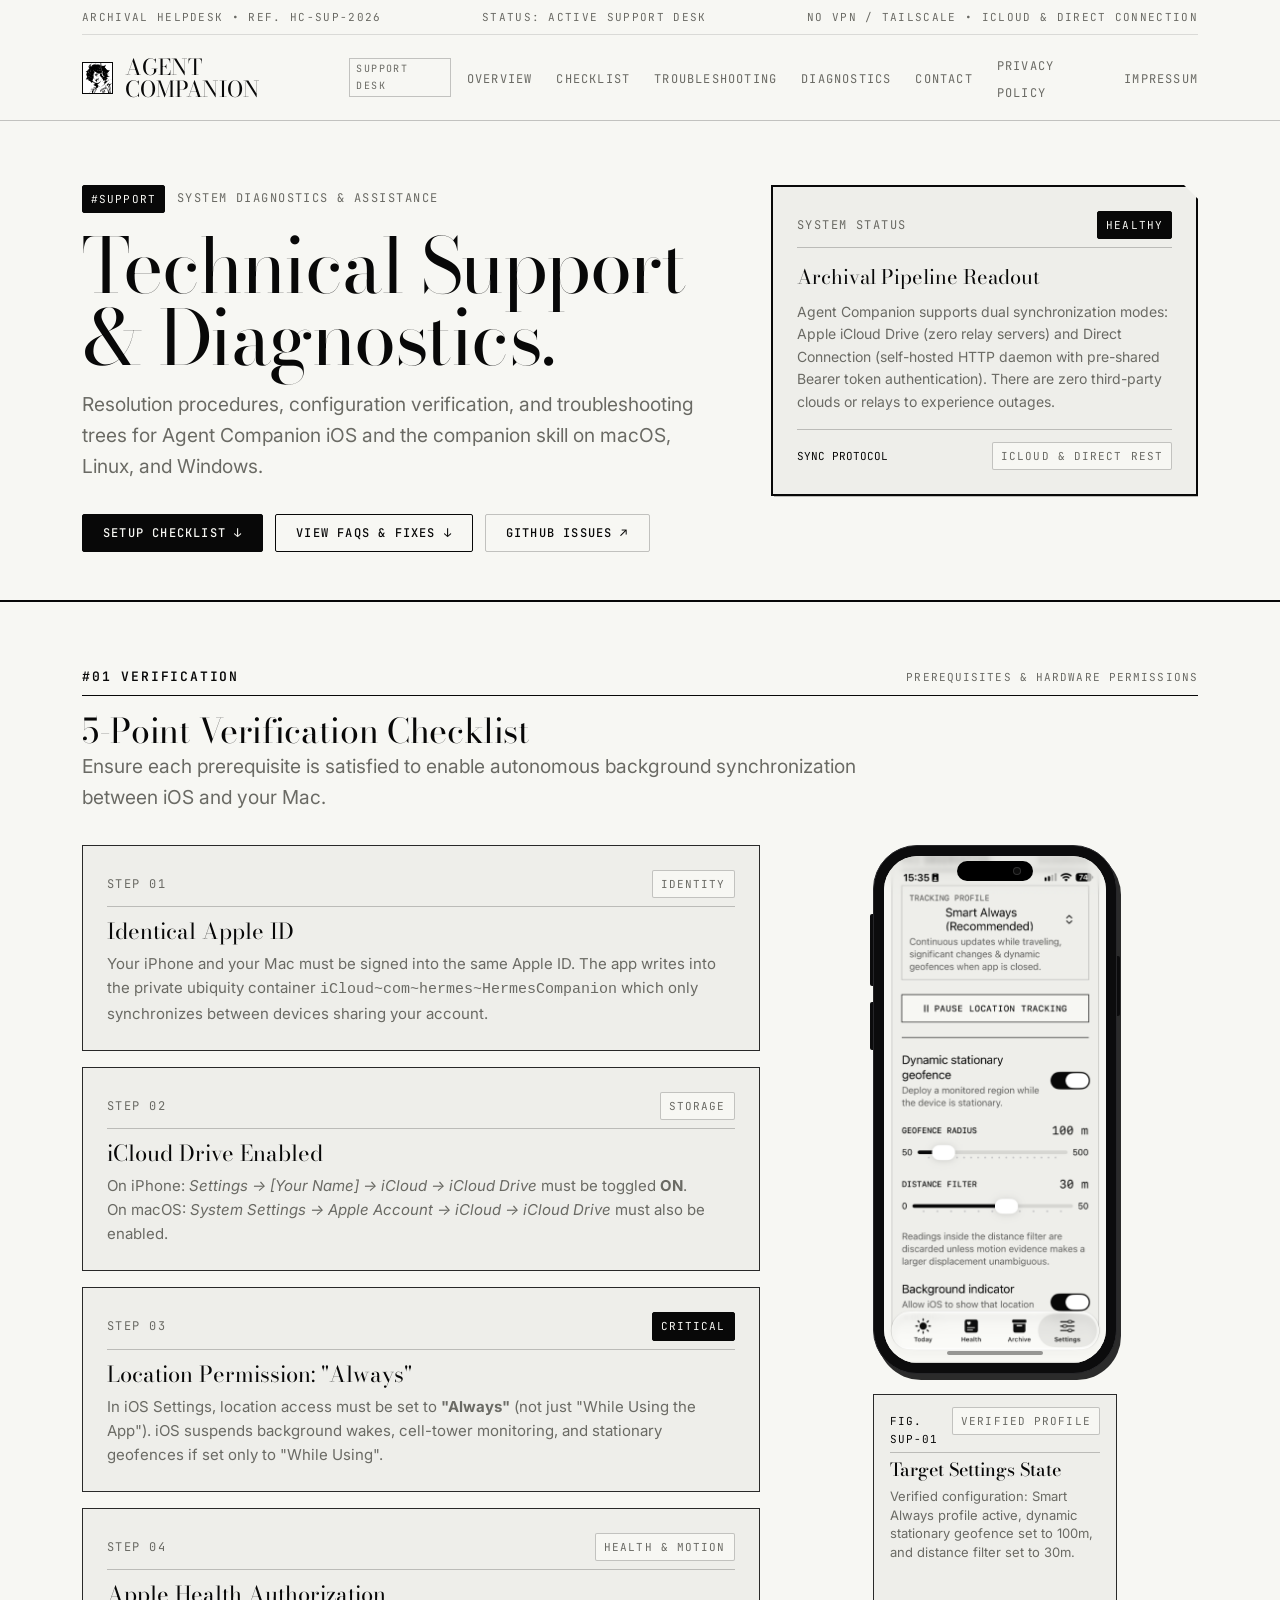
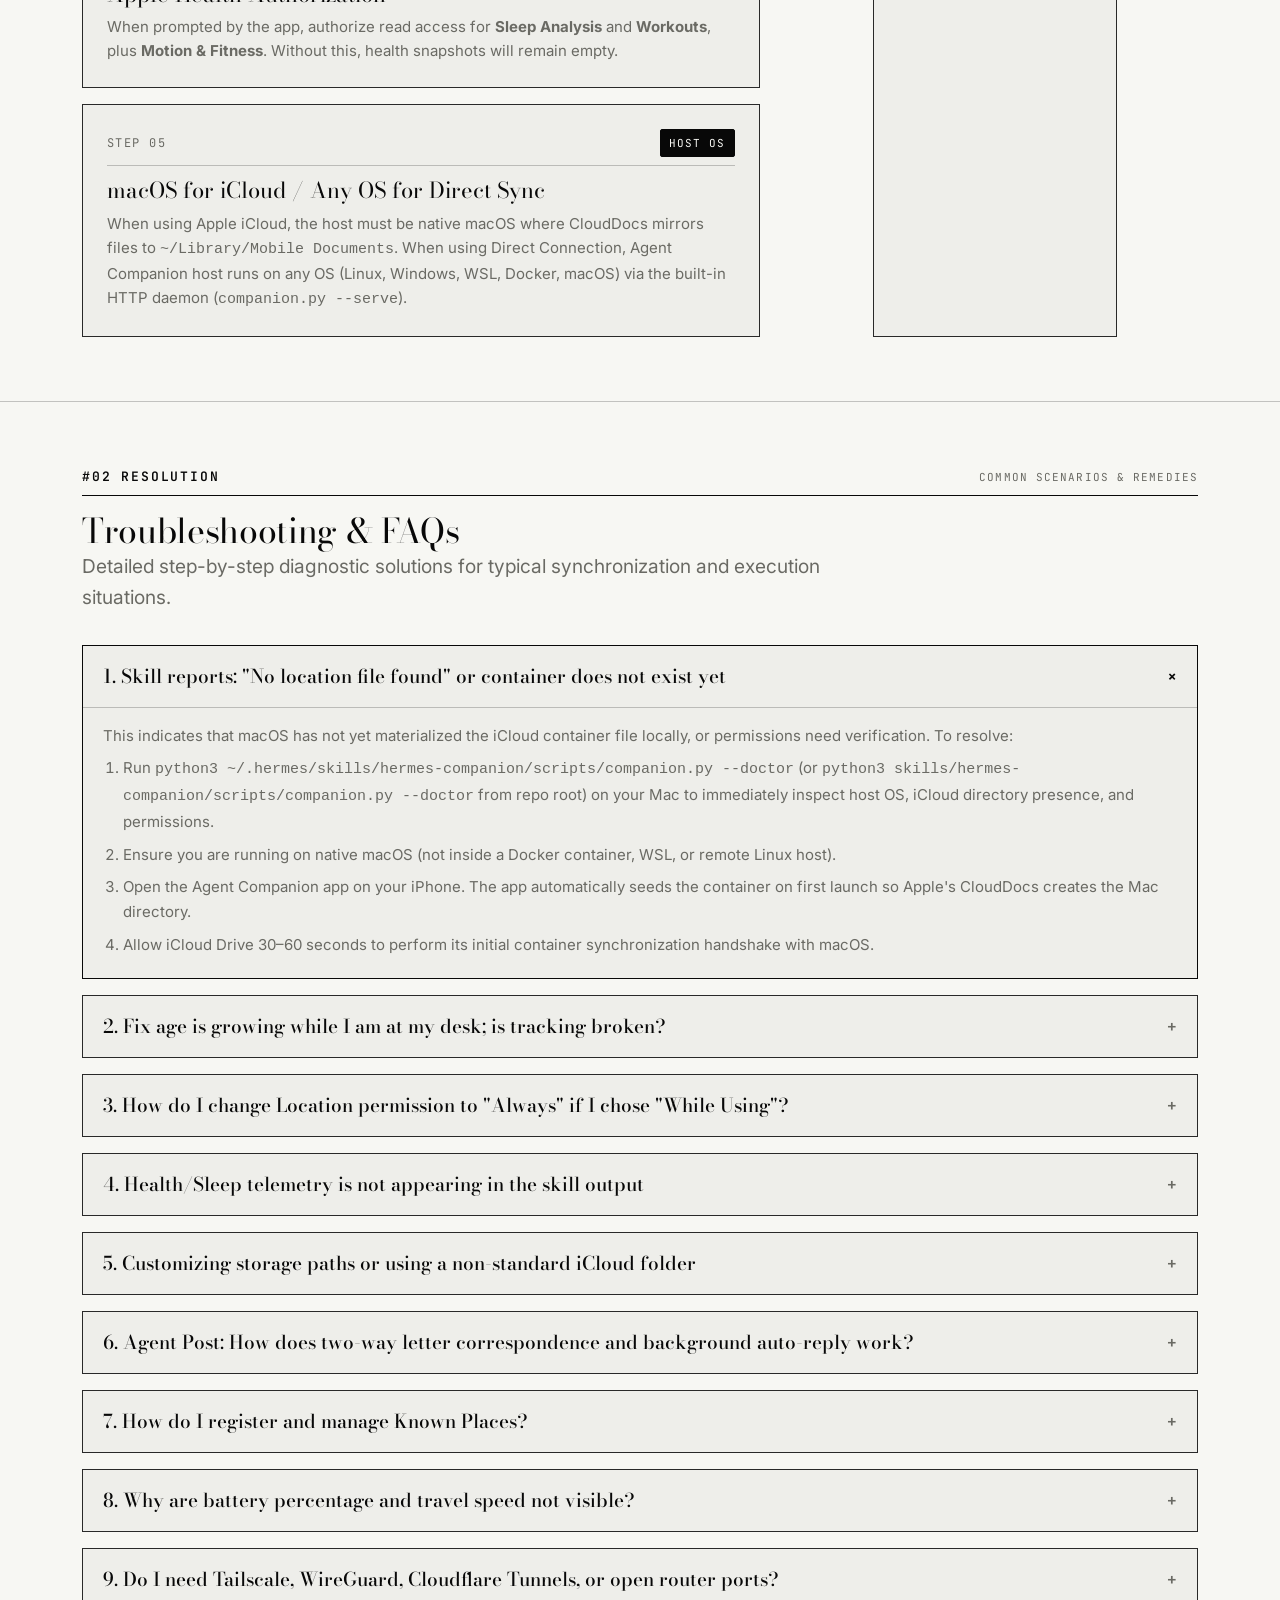
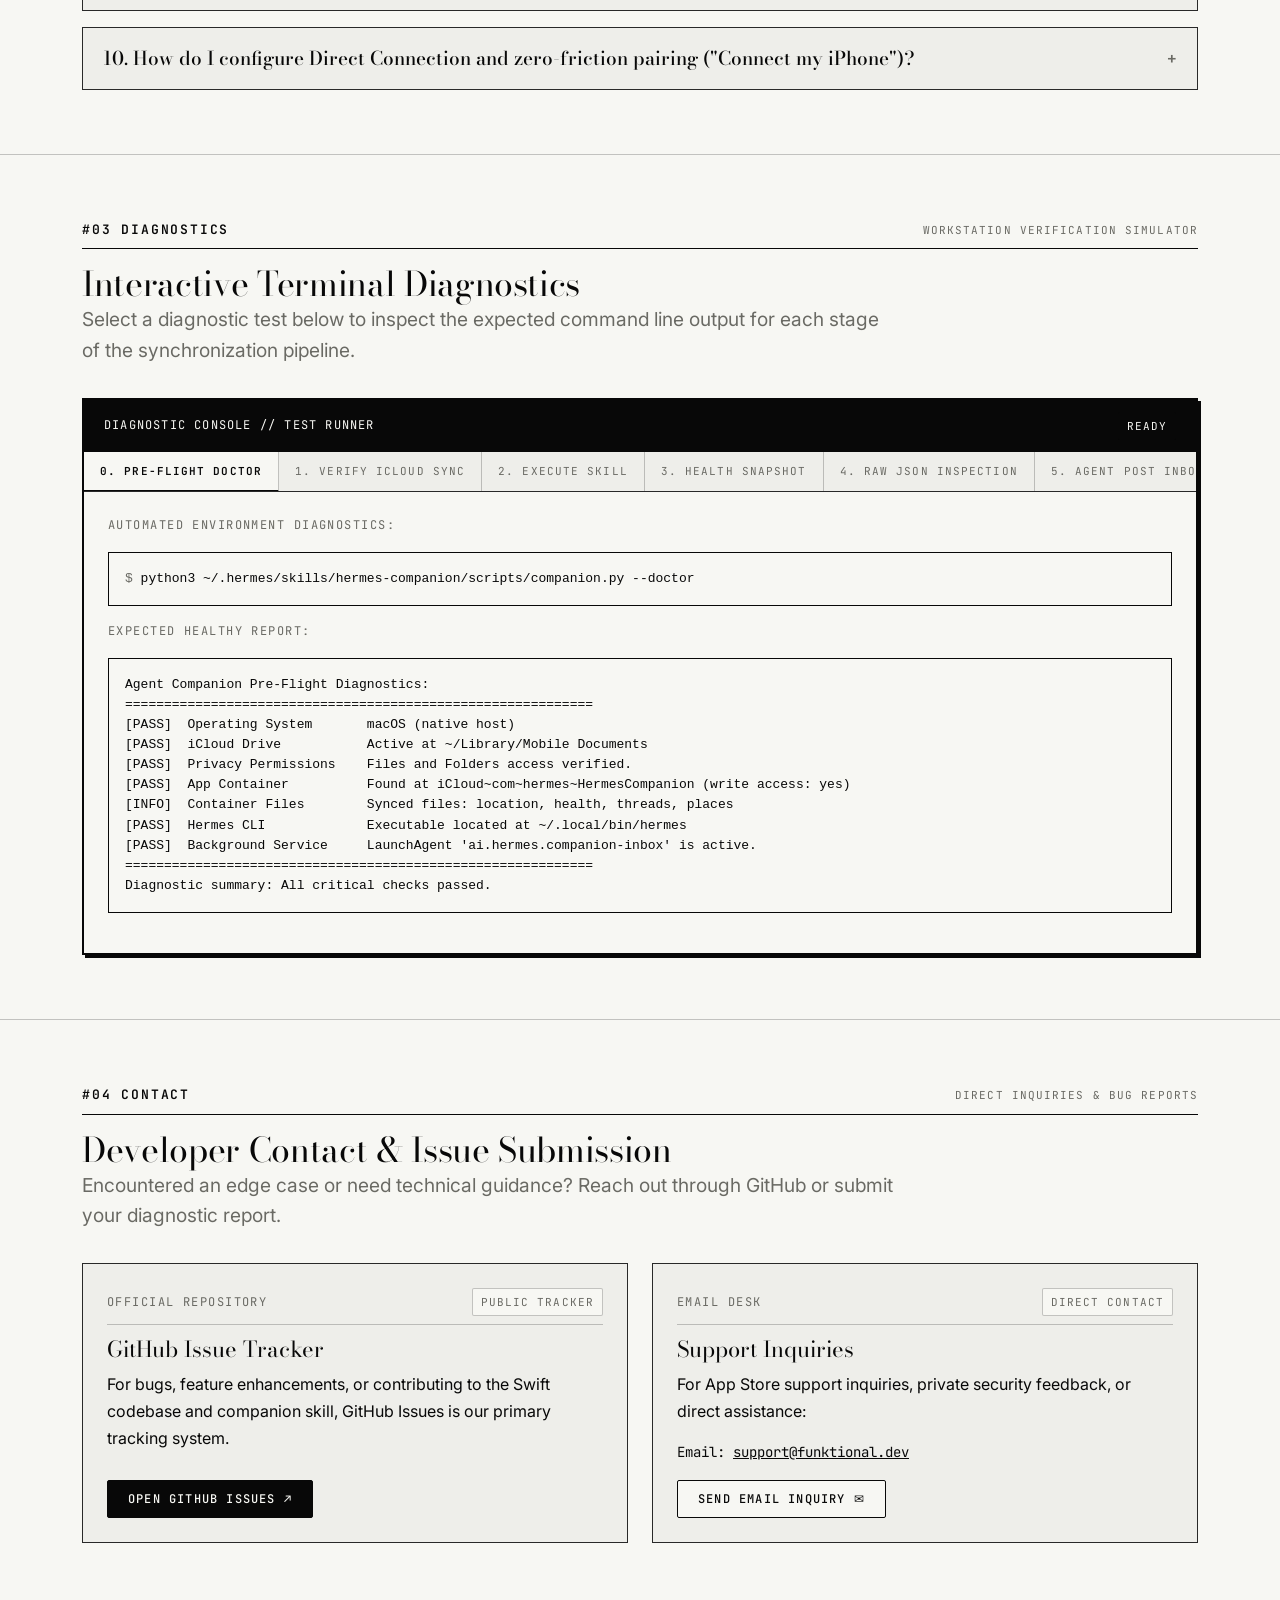
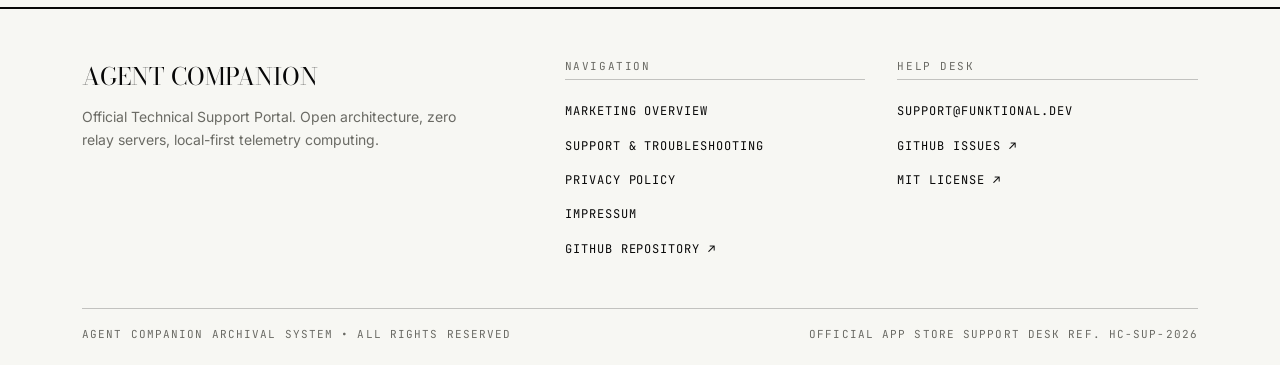
<file: website/support.html>
<!DOCTYPE html>
<html lang="en">
<head>
  <meta charset="UTF-8">
  <meta name="viewport" content="width=device-width, initial-scale=1.0">
  <title>Support & Diagnostics — Agent Companion iOS & Companion Skill</title>
  <meta name="description" content="Technical support, configuration checklists, troubleshooting trees, and diagnostics for Agent Companion iOS app and companion skill.">
  <link rel="stylesheet" href="style.css">
  <link rel="icon" type="image/png" href="assets/icon-source.png">

  <link rel="canonical" href="https://hermescompanion.funktional.dev/support.html">

  <!-- Open Graph / Rich Social Link Preview -->
  <meta property="og:type" content="website">
  <meta property="og:url" content="https://hermescompanion.funktional.dev/support.html">
  <meta property="og:site_name" content="Agent Companion">
  <meta property="og:title" content="Support & Diagnostics — Agent Companion iOS & Companion Skill">
  <meta property="og:description" content="Technical support, configuration checklists, troubleshooting trees, and diagnostics for Agent Companion iOS app and companion skill.">
  <meta property="og:image" content="https://hermescompanion.funktional.dev/assets/lilith-black.png">
  <meta property="og:image:width" content="1024">
  <meta property="og:image:height" content="572">
  <meta property="og:image:type" content="image/png">
  <meta property="og:image:alt" content="Agent Companion Support Artwork">

  <!-- Twitter Card -->
  <meta name="twitter:card" content="summary_large_image">
  <meta name="twitter:url" content="https://hermescompanion.funktional.dev/support.html">
  <meta name="twitter:title" content="Support & Diagnostics — Agent Companion iOS & Companion Skill">
  <meta name="twitter:description" content="Technical support, configuration checklists, troubleshooting trees, and diagnostics for Agent Companion iOS app and companion skill.">
  <meta name="twitter:image" content="https://hermescompanion.funktional.dev/assets/lilith-black.png">
  <meta name="twitter:image:alt" content="Agent Companion Support Artwork">
</head>
<body>

  <!-- Archival Institutional Masthead -->
  <header class="archival-topbar">
    <div class="page-container">
      <div class="topbar-meta">
        <span>ARCHIVAL HELPDESK • REF. HC-SUP-2026</span>
        <span>STATUS: ACTIVE SUPPORT DESK</span>
        <span>NO VPN / TAILSCALE • ICLOUD &amp; DIRECT CONNECTION</span>
      </div>

      <nav class="topbar-nav" aria-label="Support Navigation">
        <a href="index.html" class="brand-mark">
          <div class="brand-icon-box">
            <img src="assets/icon-source.png" alt="Agent Companion Symbol">
          </div>
          <div>
            <div class="brand-title">AGENT COMPANION</div>
          </div>
          <span class="brand-tag">SUPPORT DESK</span>
        </a>

        <ul class="nav-links">
          <li><a href="index.html" class="nav-link">Overview</a></li>
          <li><a href="#checklist" class="nav-link">Checklist</a></li>
          <li><a href="#troubleshooting" class="nav-link">Troubleshooting</a></li>
          <li><a href="#diagnostics" class="nav-link">Diagnostics</a></li>
          <li><a href="#contact" class="nav-link">Contact</a></li>
          <li><a href="privacy.html" class="nav-link">Privacy Policy</a></li>
          <li><a href="impressum.html" class="nav-link">Impressum</a></li>
        </ul>
      </nav>
    </div>
  </header>

  <main>
    <!-- SUPPORT HERO -->
    <section class="hero-section">
      <div class="page-container">
        <div class="hero-grid">
          <div>
            <div class="hero-meta-kicker">
              <span class="token inverted">#SUPPORT</span>
              <span class="editorial-utility">SYSTEM DIAGNOSTICS &amp; ASSISTANCE</span>
            </div>

            <h1 class="editorial-display-huge">
              Technical Support<br>
              &amp; Diagnostics.
            </h1>

            <p class="editorial-lead">
              Resolution procedures, configuration verification, and troubleshooting trees for Agent Companion iOS and the companion skill on macOS, Linux, and Windows.
            </p>

            <div class="hero-actions">
              <a href="#checklist" class="btn btn-primary">
                <span>SETUP CHECKLIST</span>
                <span>↓</span>
              </a>
              <a href="#troubleshooting" class="btn btn-secondary">
                <span>VIEW FAQS &amp; FIXES</span>
                <span>↓</span>
              </a>
              <a href="https://github.com/danielmain/hermes-companion/issues" target="_blank" rel="noopener" class="btn btn-ghost">
                <span>GITHUB ISSUES</span>
                <span>↗</span>
              </a>
            </div>
          </div>

          <div>
            <div class="editorial-card cut-corner" style="border: 2px solid var(--ink); box-shadow: var(--shadow-offset); background: var(--surface);">
              <div class="editorial-card-header">
                <span class="editorial-utility">SYSTEM STATUS</span>
                <span class="token inverted">HEALTHY</span>
              </div>
              <div style="font-family: var(--font-display); font-size: 1.25rem; margin-bottom: var(--space-8);">
                Archival Pipeline Readout
              </div>
              <p style="font-size: 0.875rem; color: var(--secondary-ink); line-height: 1.6; margin-bottom: var(--space-16);">
                Agent Companion supports dual synchronization modes: Apple iCloud Drive (zero relay servers) and Direct Connection (self-hosted HTTP daemon with pre-shared Bearer token authentication). There are zero third-party clouds or relays to experience outages.
              </p>
              <div class="editorial-rule"></div>
              <div style="display: flex; justify-content: space-between; align-items: center; margin-top: var(--space-12); font-family: var(--font-mono); font-size: 0.6875rem;">
                <span>SYNC PROTOCOL</span>
                <span class="token faint">ICLOUD &amp; DIRECT REST</span>
              </div>
            </div>
          </div>
        </div>
      </div>
    </section>

    <!-- SECTION #01: SETUP CHECKLIST -->
    <section id="checklist" class="editorial-section">
      <div class="page-container">
        <div class="module-header">
          <div class="module-header-meta">
            <span class="module-index">#01 VERIFICATION</span>
            <span class="module-tag">PREREQUISITES &amp; HARDWARE PERMISSIONS</span>
          </div>
          <h2 class="editorial-section-title">5-Point Verification Checklist</h2>
          <p class="editorial-lead">
            Ensure each prerequisite is satisfied to enable autonomous background synchronization between iOS and your Mac.
          </p>
        </div>

        <div style="display: grid; grid-template-columns: 1fr; gap: var(--space-32); align-items: start;" class="support-checklist-grid">
          <div style="display: grid; grid-template-columns: 1fr; gap: var(--space-16);">
            <div class="editorial-card">
              <div class="editorial-card-header">
                <span class="editorial-utility">STEP 01</span>
                <span class="token faint">IDENTITY</span>
              </div>
              <div class="editorial-card-title">Identical Apple ID</div>
              <div class="editorial-card-body">
                Your iPhone and your Mac must be signed into the same Apple ID. The app writes into the private ubiquity container <code>iCloud~com~hermes~HermesCompanion</code> which only synchronizes between devices sharing your account.
              </div>
            </div>

            <div class="editorial-card">
              <div class="editorial-card-header">
                <span class="editorial-utility">STEP 02</span>
                <span class="token faint">STORAGE</span>
              </div>
              <div class="editorial-card-title">iCloud Drive Enabled</div>
              <div class="editorial-card-body">
                On iPhone: <em>Settings → [Your Name] → iCloud → iCloud Drive</em> must be toggled <strong>ON</strong>.<br>
                On macOS: <em>System Settings → Apple Account → iCloud → iCloud Drive</em> must also be enabled.
              </div>
            </div>

            <div class="editorial-card">
              <div class="editorial-card-header">
                <span class="editorial-utility">STEP 03</span>
                <span class="token inverted">CRITICAL</span>
              </div>
              <div class="editorial-card-title">Location Permission: "Always"</div>
              <div class="editorial-card-body">
                In iOS Settings, location access must be set to <strong>"Always"</strong> (not just "While Using the App"). iOS suspends background wakes, cell-tower monitoring, and stationary geofences if set only to "While Using".
              </div>
            </div>

            <div class="editorial-card">
              <div class="editorial-card-header">
                <span class="editorial-utility">STEP 04</span>
                <span class="token faint">HEALTH &amp; MOTION</span>
              </div>
              <div class="editorial-card-title">Apple Health Authorization</div>
              <div class="editorial-card-body">
                When prompted by the app, authorize read access for <strong>Sleep Analysis</strong> and <strong>Workouts</strong>, plus <strong>Motion &amp; Fitness</strong>. Without this, health snapshots will remain empty.
              </div>
            </div>

            <div class="editorial-card">
              <div class="editorial-card-header">
                <span class="editorial-utility">STEP 05</span>
                <span class="token inverted">HOST OS</span>
              </div>
              <div class="editorial-card-title">macOS for iCloud / Any OS for Direct Sync</div>
              <div class="editorial-card-body">
                When using Apple iCloud, the host must be native macOS where CloudDocs mirrors files to <code>~/Library/Mobile Documents</code>. When using Direct Connection, Agent Companion host runs on any OS (Linux, Windows, WSL, Docker, macOS) via the built-in HTTP daemon (<code>companion.py --serve</code>).
              </div>
            </div>
          </div>

          <!-- iPhone Mockup of Settings Screen -->
          <div class="iphone-card-container">
            <div class="iphone-device">
              <div class="iphone-island"></div>
              <div class="iphone-screen">
                <img src="assets/screenshots/settings.png" alt="iPhone Screen: Agent Companion Settings Screen">
                <div class="iphone-home-bar"></div>
              </div>
            </div>
            <div class="iphone-plate">
              <div class="iphone-plate-meta">
                <span class="editorial-utility-small">FIG. SUP-01</span>
                <span class="token faint">VERIFIED PROFILE</span>
              </div>
              <div class="iphone-plate-title">Target Settings State</div>
              <div class="iphone-plate-desc">
                Verified configuration: Smart Always profile active, dynamic stationary geofence set to 100m, and distance filter set to 30m.
              </div>
            </div>
          </div>
        </div>
      </div>
    </section>

    <!-- SECTION #02: TROUBLESHOOTING ACCORDION -->
    <section id="troubleshooting" class="editorial-section">
      <div class="page-container">
        <div class="module-header">
          <div class="module-header-meta">
            <span class="module-index">#02 RESOLUTION</span>
            <span class="module-tag">COMMON SCENARIOS &amp; REMEDIES</span>
          </div>
          <h2 class="editorial-section-title">Troubleshooting &amp; FAQs</h2>
          <p class="editorial-lead">
            Detailed step-by-step diagnostic solutions for typical synchronization and execution situations.
          </p>
        </div>

        <div class="faq-list">
          <!-- Item 1 -->
          <div class="faq-item active">
            <button type="button" class="faq-trigger">
              <span>1. Skill reports: "No location file found" or container does not exist yet</span>
              <span class="faq-symbol">+</span>
            </button>
            <div class="faq-content">
              <p>
                This indicates that macOS has not yet materialized the iCloud container file locally, or permissions need verification. To resolve:
              </p>
              <ol style="margin-left: 20px; margin-top: 8px; display: flex; flex-direction: column; gap: 8px;">
                <li>Run <code>python3 ~/.hermes/skills/hermes-companion/scripts/companion.py --doctor</code> (or <code>python3 skills/hermes-companion/scripts/companion.py --doctor</code> from repo root) on your Mac to immediately inspect host OS, iCloud directory presence, and permissions.</li>
                <li>Ensure you are running on native macOS (not inside a Docker container, WSL, or remote Linux host).</li>
                <li>Open the Agent Companion app on your iPhone. The app automatically seeds the container on first launch so Apple's CloudDocs creates the Mac directory.</li>
                <li>Allow iCloud Drive 30–60 seconds to perform its initial container synchronization handshake with macOS.</li>
              </ol>
            </div>
          </div>

          <!-- Item 2 -->
          <div class="faq-item">
            <button type="button" class="faq-trigger">
              <span>2. Fix age is growing while I am at my desk; is tracking broken?</span>
              <span class="faq-symbol">+</span>
            </button>
            <div class="faq-content">
              <p>
                <strong>No, this is by intentional design.</strong> Agent Companion uses a write-on-change architecture:
              </p>
              <p style="margin-top: 8px;">
                Indoor GPS jitter (10–50 meters) is deliberately refused to prevent battery drain and artificial movement noise. Stationary readings are only recorded if displacement exceeds 150m or speed exceeds 1 m/s.
              </p>
              <p style="margin-top: 8px;">
                When you stay at the office or at home for 4 hours, the timestamp stays anchored at your arrival time. The personal agent calculates <code>fix_age_minutes: 240</code> and correctly concludes: <em>"You are still at the office."</em>
              </p>
            </div>
          </div>

          <!-- Item 3 -->
          <div class="faq-item">
            <button type="button" class="faq-trigger">
              <span>3. How do I change Location permission to "Always" if I chose "While Using"?</span>
              <span class="faq-symbol">+</span>
            </button>
            <div class="faq-content">
              <p>
                Open your iPhone's native <strong>Settings app</strong> → scroll down to <strong>Privacy &amp; Security</strong> → tap <strong>Location Services</strong> → tap <strong>Agent Companion</strong> → select <strong>Always</strong>.
              </p>
              <p style="margin-top: 8px;">
                Also ensure <strong>Precise Location</strong> is toggled <strong>ON</strong> and <strong>Background App Refresh</strong> is enabled in <em>Settings → General → Background App Refresh</em>.
              </p>
            </div>
          </div>

          <!-- Item 4 -->
          <div class="faq-item">
            <button type="button" class="faq-trigger">
              <span>4. Health/Sleep telemetry is not appearing in the skill output</span>
              <span class="faq-symbol">+</span>
            </button>
            <div class="faq-content">
              <p>
                HealthKit delivers sleep records when you wake up and when your Apple Watch completes sleep stage classification. Note:
              </p>
              <ul style="margin-left: 20px; margin-top: 8px; display: flex; flex-direction: column; gap: 8px;">
                <li>Verify Apple Health permissions in iPhone <em>Settings → Health → Data Access &amp; Devices → Agent Companion</em>.</li>
                <li>Make sure Sleep Analysis and Workouts are toggled on.</li>
                <li>Health snapshots are written when Apple Health emits new samples or on background refresh, not on every GPS tick.</li>
              </ul>
            </div>
          </div>

          <!-- Item 5 -->
          <div class="faq-item">
            <button type="button" class="faq-trigger">
              <span>5. Customizing storage paths or using a non-standard iCloud folder</span>
              <span class="faq-symbol">+</span>
            </button>
            <div class="faq-content">
              <p>
                If you keep your container or places configuration in custom directories, configure the companion via CLI:
              </p>
              <div class="terminal-block" style="margin-top: 12px;">
                <div class="terminal-header">
                  <span class="terminal-title">CUSTOM CONFIGURATION CLI</span>
                  <button type="button" class="terminal-copy-btn" data-copy-target="code-config-custom">[ COPY ]</button>
                </div>
                <div class="terminal-content">
                  <pre id="code-config-custom">hermes config set skills.config.hermes-companion.icloud_dir "$HOME/Library/Mobile Documents/iCloud~com~hermes~HermesCompanion/Documents"
hermes config set skills.config.hermes-companion.places_file "$HOME/places.json"</pre>
                </div>
              </div>
            </div>
          </div>

          <!-- Item 6 -->
          <div class="faq-item">
            <button type="button" class="faq-trigger">
              <span>6. Agent Post: How does two-way letter correspondence and background auto-reply work?</span>
              <span class="faq-symbol">+</span>
            </button>
            <div class="faq-content">
              <p>
                Agent Companion supports asynchronous, thread-safe letter exchange directly through iCloud Drive under <code>threads/</code>. You can compose letters in the iOS app under <strong>Agent Post</strong>, and your agent reads and replies to them.
              </p>
              <p style="margin-top: 8px;">
                To have your agent automatically monitor for incoming letters and compose replies in the background, install the native macOS LaunchAgent:
              </p>
              <div class="terminal-block" style="margin-top: 12px;">
                <div class="terminal-header">
                  <span class="terminal-title">LAUNCHAGENT AUTO-RESPONDER SETUP</span>
                  <button type="button" class="terminal-copy-btn" data-copy-target="code-inbox-service">[ COPY ]</button>
                </div>
                <div class="terminal-content">
                  <pre id="code-inbox-service"><span class="cli-comment"># Install and start the resident background daemon:</span>
python3 ~/.hermes/skills/hermes-companion/scripts/companion.py --install-service

<span class="cli-comment"># Check background daemon launchd status:</span>
python3 ~/.hermes/skills/hermes-companion/scripts/companion.py --service-status</pre>
                </div>
              </div>
            </div>
          </div>

          <!-- Item 7 -->
          <div class="faq-item">
            <button type="button" class="faq-trigger">
              <span>7. How do I register and manage Known Places?</span>
              <span class="faq-symbol">+</span>
            </button>
            <div class="faq-content">
              <p>
                You can manage named locations directly from the iOS app's <strong>Places</strong> tab, or using the CLI on macOS:
              </p>
              <ul style="margin-left: 20px; margin-top: 8px; display: flex; flex-direction: column; gap: 8px;">
                <li><strong>In-App:</strong> Tap the <strong>Places</strong> tab on iPhone. Tap <em>+ Add Place</em>, enter a label (e.g. "Fitness First Cannstatt"), assign a category (<code>gym</code>, <code>work</code>, <code>home</code>), and tap <em>Use Current Fix</em> or enter coordinates. Adjust the geofence perimeter slider (50m to 500m).</li>
                <li><strong>Via CLI:</strong> Run <code>python3 ~/.hermes/skills/hermes-companion/scripts/companion.py --add --name "Gym" --category gym --lat 48.80196 --lon 9.22026 --radius 150</code>.</li>
                <li>Places sync automatically into your private iCloud container (<code>Documents/places.json</code>) and merge seamlessly between devices.</li>
              </ul>
            </div>
          </div>

          <!-- Item 8 -->
          <div class="faq-item">
            <button type="button" class="faq-trigger">
              <span>8. Why are battery percentage and travel speed not visible?</span>
              <span class="faq-symbol">+</span>
            </button>
            <div class="faq-content">
              <p>
                <strong>This is by intentional architectural design.</strong> Phone battery percentage and speed are neither tracked, recorded in JSON, nor reported to your AI agent.
              </p>
              <p style="margin-top: 8px;">
                Omitting battery and fine-grained velocity eliminates constant sensor polling and prevents fingerprinting. Your agent only needs qualitative motion classification (<code>stationary</code>, <code>walking</code>, <code>running</code>, <code>cycling</code>, <code>automotive</code>) and arrival context to understand your day.
              </p>
            </div>
          </div>

          <!-- Item 9 -->
          <div class="faq-item">
            <button type="button" class="faq-trigger">
              <span>9. Do I need Tailscale, WireGuard, Cloudflare Tunnels, or open router ports?</span>
              <span class="faq-symbol">+</span>
            </button>
            <div class="faq-content">
              <p>
                <strong>No. This is the primary architectural differentiator of Agent Companion compared to other apps.</strong>
              </p>
              <p style="margin-top: 8px;">
                Other companion or self-hosted agent tools require persistent VPN profiles on iOS (Tailscale, WireGuard), open router ports, or third-party reverse tunnels (Cloudflare, ngrok). Those tunnels prevent the iPhone from deep sleeping, drain battery rapidly in your pocket, drop sockets when switching between Wi-Fi and 5G cellular, and create firewall headaches.
              </p>
              <p style="margin-top: 8px;">
                With <strong>Apple iCloud mode</strong>, Agent Companion requires <strong>zero tunnels, zero VPNs, and zero open ports</strong>. The iOS app writes files to its local flash sandbox, and Apple's native CloudDocs system synchronizes them to your Mac via your personal Apple ID. With <strong>Direct Connection mode</strong>, the phone talks directly to your host over local LAN or standard HTTPS reverse proxy with zero persistent tunnels required.
              </p>
            </div>
          </div>

          <!-- Item 10 -->
          <div class="faq-item">
            <button type="button" class="faq-trigger">
              <span>10. How do I configure Direct Connection and zero-friction pairing ("Connect my iPhone")?</span>
              <span class="faq-symbol">+</span>
            </button>
            <div class="faq-content">
              <p>
                Direct Connection allows you to run the host daemon on Linux, Windows, WSL, Docker, or macOS without relying on Apple iCloud:
              </p>
              <ol style="margin-left: 20px; margin-top: 8px; display: flex; flex-direction: column; gap: 8px;">
                <li><strong>Zero-Friction Chat Pairing:</strong> Simply tell your agent in chat (Telegram, Discord, Web): <em>"Connect my iPhone"</em> (or <em>"pair the companion app"</em>). The agent generates a pairing QR code in one turn and replies with the image.</li>
                <li><strong>Terminal Pairing Command:</strong> Run <code>python3 ~/.hermes/skills/hermes-companion/scripts/companion.py --pair --qr-file /tmp/hermes-companion-pair.png</code> (add <code>--endpoint https://&lt;public-host&gt;</code> if using a reverse proxy).</li>
                <li><strong>Scan in App:</strong> In Agent Companion, navigate to <em>Settings &rarr; Sync Provider &rarr; Direct Connection &rarr; Scan Pairing QR Code</em> and point your camera at the screen. The host URL and secure Keychain Bearer token configure automatically.</li>
                <li><strong>Start Host Daemon:</strong> Run <code>python3 ~/.hermes/skills/hermes-companion/scripts/companion.py --serve --port 8787</code> on your host machine. Telemetry and Post letters sync to <code>~/.hermes/hermes-companion/data/</code>.</li>
              </ol>
            </div>
          </div>
        </div>
      </div>
    </section>

    <!-- SECTION #03: INTERACTIVE DIAGNOSTIC SIMULATOR -->
    <section id="diagnostics" class="editorial-section">
      <div class="page-container">
        <div class="module-header">
          <div class="module-header-meta">
            <span class="module-index">#03 DIAGNOSTICS</span>
            <span class="module-tag">WORKSTATION VERIFICATION SIMULATOR</span>
          </div>
          <h2 class="editorial-section-title">Interactive Terminal Diagnostics</h2>
          <p class="editorial-lead">
            Select a diagnostic test below to inspect the expected command line output for each stage of the synchronization pipeline.
          </p>
        </div>

        <div class="diag-panel">
          <div class="diag-header">
            <span>DIAGNOSTIC CONSOLE // TEST RUNNER</span>
            <span class="token inverted">READY</span>
          </div>

          <div class="diag-tabs">
            <button type="button" class="diag-tab active" data-diag-target="diag-0">0. PRE-FLIGHT DOCTOR</button>
            <button type="button" class="diag-tab" data-diag-target="diag-1">1. VERIFY ICLOUD SYNC</button>
            <button type="button" class="diag-tab" data-diag-target="diag-2">2. EXECUTE SKILL</button>
            <button type="button" class="diag-tab" data-diag-target="diag-3">3. HEALTH SNAPSHOT</button>
            <button type="button" class="diag-tab" data-diag-target="diag-4">4. RAW JSON INSPECTION</button>
            <button type="button" class="diag-tab" data-diag-target="diag-5">5. AGENT POST INBOX</button>
            <button type="button" class="diag-tab" data-diag-target="diag-6">6. DIRECT PAIRING &amp; DAEMON</button>
          </div>

          <div class="diag-body">
            <!-- Screen 0 -->
            <div id="diag-0" class="diag-screen">
              <div class="editorial-utility" style="margin-bottom: var(--space-8);">AUTOMATED ENVIRONMENT DIAGNOSTICS:</div>
              <div class="terminal-block">
                <div class="terminal-content">
<pre><span class="cli-prompt">$ </span>python3 ~/.hermes/skills/hermes-companion/scripts/companion.py --doctor</pre>
                </div>
              </div>
              <div class="editorial-utility" style="margin: var(--space-16) 0 var(--space-8);">EXPECTED HEALTHY REPORT:</div>
              <div class="terminal-block">
                <div class="terminal-content" style="color: var(--ink);">
<pre>Agent Companion Pre-Flight Diagnostics:
============================================================
[PASS]  Operating System       macOS (native host)
[PASS]  iCloud Drive           Active at ~/Library/Mobile Documents
[PASS]  Privacy Permissions    Files and Folders access verified.
[PASS]  App Container          Found at iCloud~com~hermes~HermesCompanion (write access: yes)
[INFO]  Container Files        Synced files: location, health, threads, places
[PASS]  Hermes CLI             Executable located at ~/.local/bin/hermes
[PASS]  Background Service     LaunchAgent 'ai.hermes.companion-inbox' is active.
============================================================
Diagnostic summary: All critical checks passed.</pre>
                </div>
              </div>
            </div>

            <!-- Screen 1 -->
            <div id="diag-1" class="diag-screen" style="display: none;">
              <div class="editorial-utility" style="margin-bottom: var(--space-8);">COMMAND TO RUN ON MAC WORKSTATION:</div>
              <div class="terminal-block">
                <div class="terminal-content">
<pre><span class="cli-prompt">$ </span>python3 ~/.hermes/skills/hermes-companion/scripts/companion.py</pre>
                </div>
              </div>
              <div class="editorial-utility" style="margin: var(--space-16) 0 var(--space-8);">EXPECTED HEALTHY OUTPUT:</div>
              <div class="terminal-block">
                <div class="terminal-content" style="color: var(--ink);">
<pre>facts_only:
source: /Users/username/Library/Mobile Documents/iCloud~com~hermes~HermesCompanion/Documents/latest_location.json
place: Home
category: home
motion: stationary
fix_age_minutes: 18
status: still_at_place</pre>
                </div>
              </div>
            </div>

            <!-- Screen 2 -->
            <div id="diag-2" class="diag-screen" style="display: none;">
              <div class="editorial-utility" style="margin-bottom: var(--space-8);">COMMAND FOR COMBINED PHYSICAL CONTEXT:</div>
              <div class="terminal-block">
                <div class="terminal-content">
<pre><span class="cli-prompt">$ </span>python3 ~/.hermes/skills/hermes-companion/scripts/companion.py --context</pre>
                </div>
              </div>
              <div class="editorial-utility" style="margin: var(--space-16) 0 var(--space-8);">EXPECTED HEALTHY OUTPUT:</div>
              <div class="terminal-block">
                <div class="terminal-content">
<pre>facts_only:
place: Home
motion: stationary
fix_age_minutes: 24
sleep_duration_hours: 7.82
last_workout_type: running
last_workout_minutes: 45</pre>
                </div>
              </div>
            </div>

            <!-- Screen 3 -->
            <div id="diag-3" class="diag-screen" style="display: none;">
              <div class="editorial-utility" style="margin-bottom: var(--space-8);">COMMAND FOR SLEEP &amp; HEALTH ANALYSIS:</div>
              <div class="terminal-block">
                <div class="terminal-content">
<pre><span class="cli-prompt">$ </span>python3 ~/.hermes/skills/hermes-companion/scripts/companion.py --health</pre>
                </div>
              </div>
              <div class="editorial-utility" style="margin: var(--space-16) 0 var(--space-8);">EXPECTED HEALTHY OUTPUT:</div>
              <div class="terminal-block">
                <div class="terminal-content">
<pre>facts_only:
sleep_total_hours: 7.82
sleep_deep_hours: 1.95
sleep_rem_hours: 2.15
sleep_core_hours: 3.72
workout_today: true
workout_type: running</pre>
                </div>
              </div>
            </div>

            <!-- Screen 4 -->
            <div id="diag-4" class="diag-screen" style="display: none;">
              <div class="editorial-utility" style="margin-bottom: var(--space-8);">CHECK RAW CONTAINER METADATA:</div>
              <div class="terminal-block">
                <div class="terminal-content">
<pre><span class="cli-prompt">$ </span>cat "$HOME/Library/Mobile Documents/iCloud~com~hermes~HermesCompanion/Documents/latest_location.json"</pre>
                </div>
              </div>
              <div class="editorial-utility" style="margin: var(--space-16) 0 var(--space-8);">EXPECTED RAW JSON FORMAT:</div>
              <div class="terminal-block">
                <div class="terminal-content">
<pre>{
  "timestamp": "2026-10-01T13:20:15Z",
  "latitude": 37.774929,
  "longitude": -122.419416,
  "accuracy": 8.4,
  "motion_activity": "stationary",
  "movement_reason": "moved"
}</pre>
                </div>
              </div>
            </div>

            <!-- Screen 5 -->
            <div id="diag-5" class="diag-screen" style="display: none;">
              <div class="editorial-utility" style="margin-bottom: var(--space-8);">QUERY INBOX THREADS &amp; LETTERS:</div>
              <div class="terminal-block">
                <div class="terminal-content">
<pre><span class="cli-prompt">$ </span>python3 ~/.hermes/skills/hermes-companion/scripts/companion.py --inbox</pre>
                </div>
              </div>
              <div class="editorial-utility" style="margin: var(--space-16) 0 var(--space-8);">EXPECTED POSTAL CHANNEL OUTPUT:</div>
              <div class="terminal-block">
                <div class="terminal-content" style="color: var(--ink);">
<pre>[INBOX] 2 active threads in Documents/threads:
------------------------------------------------------------
Thread:  th_20261010T075230_e406be
Status:  replied
Subject: llover
Profile: default
Memos:   7 (last updated: 1d ago)

Thread:  th_20261009T183012_f219c4
Status:  pending_agent
Subject: Morning Briefing
Profile: work
Memos:   3 (last updated: 5m ago)</pre>
                </div>
              </div>
            </div>

            <!-- Screen 6 -->
            <div id="diag-6" class="diag-screen" style="display: none;">
              <div class="editorial-utility" style="margin-bottom: var(--space-8);">GENERATE PAIRING QR CODE &amp; EXPORT IMAGE:</div>
              <div class="terminal-block">
                <div class="terminal-content">
<pre><span class="cli-prompt">$ </span>python3 ~/.hermes/skills/hermes-companion/scripts/companion.py --pair --qr-file /tmp/hermes-companion-pair.png</pre>
                </div>
              </div>
              <div class="editorial-utility" style="margin: var(--space-16) 0 var(--space-8);">EXPECTED PAIRING ASSISTANT OUTPUT:</div>
              <div class="terminal-block">
                <div class="terminal-content" style="color: var(--ink);">
<pre>Agent Companion Direct Connection Pairing:
============================================================
Server URL:   http://192.168.1.150:8787
Auth Token:   hc_live_b74e19830f2c4a9386d9e03c1584df21
Pairing file: /tmp/hermes-companion-pair.png

QR Payload:   hermescompanion://pair?url=http%3A%2F%2F192.168.1.150%3A8787&amp;token=hc_live_b74e19830f2c4a9386d9e03c1584df21

Scan the pairing QR image or the terminal code in Settings -&gt; Sync Provider -&gt; Direct Connection.
============================================================</pre>
                </div>
              </div>
              <div class="editorial-utility" style="margin: var(--space-16) 0 var(--space-8);">START DIRECT HTTP DAEMON (LINUX, WINDOWS, WSL, MACOS):</div>
              <div class="terminal-block">
                <div class="terminal-content">
<pre><span class="cli-prompt">$ </span>python3 ~/.hermes/skills/hermes-companion/scripts/companion.py --serve --port 8787</pre>
                </div>
              </div>
            </div>
          </div>
        </div>
      </div>
    </section>

    <!-- SECTION #04: DIRECT SUPPORT & INQUIRIES -->
    <section id="contact" class="editorial-section last-section">
      <div class="page-container">
        <div class="module-header">
          <div class="module-header-meta">
            <span class="module-index">#04 CONTACT</span>
            <span class="module-tag">DIRECT INQUIRIES &amp; BUG REPORTS</span>
          </div>
          <h2 class="editorial-section-title">Developer Contact &amp; Issue Submission</h2>
          <p class="editorial-lead">
            Encountered an edge case or need technical guidance? Reach out through GitHub or submit your diagnostic report.
          </p>
        </div>

        <div class="cards-grid-2">
          <div>
            <div class="editorial-card" style="height: 100%;">
              <div class="editorial-card-header">
                <span class="editorial-utility">OFFICIAL REPOSITORY</span>
                <span class="token faint">PUBLIC TRACKER</span>
              </div>
              <div class="editorial-card-title">GitHub Issue Tracker</div>
              <p class="editorial-body" style="margin-bottom: var(--space-16);">
                For bugs, feature enhancements, or contributing to the Swift codebase and companion skill, GitHub Issues is our primary tracking system.
              </p>
              <div style="margin-top: auto;">
                <a href="https://github.com/danielmain/hermes-companion/issues" target="_blank" rel="noopener" class="btn btn-primary">
                  <span>OPEN GITHUB ISSUES</span>
                  <span>↗</span>
                </a>
              </div>
            </div>
          </div>

          <div>
            <div class="editorial-card" style="height: 100%;">
              <div class="editorial-card-header">
                <span class="editorial-utility">EMAIL DESK</span>
                <span class="token faint">DIRECT CONTACT</span>
              </div>
              <div class="editorial-card-title">Support Inquiries</div>
              <p class="editorial-body" style="margin-bottom: var(--space-16);">
                For App Store support inquiries, private security feedback, or direct assistance:
              </p>
              <div style="font-family: var(--font-mono); font-size: 0.875rem; margin-bottom: var(--space-16);">
                Email: <a href="mailto:support@funktional.dev" style="color: var(--ink); text-decoration: underline;">support@funktional.dev</a>
              </div>
              <div style="margin-top: auto;">
                <a href="mailto:support@funktional.dev" class="btn btn-secondary">
                  <span>SEND EMAIL INQUIRY</span>
                  <span>✉</span>
                </a>
              </div>
            </div>
          </div>
        </div>
      </div>
    </section>
  </main>

  <!-- Institutional Colophon Footer -->
  <footer class="archival-footer">
    <div class="page-container">
      <div class="footer-grid">
        <div>
          <div style="font-family: var(--font-display); font-size: 1.5rem; margin-bottom: var(--space-8);">
            AGENT COMPANION
          </div>
          <p style="font-size: 0.875rem; color: var(--secondary-ink); max-width: 42ch;">
            Official Technical Support Portal. Open architecture, zero relay servers, local-first telemetry computing.
          </p>
        </div>

        <div>
          <div class="footer-col-title">NAVIGATION</div>
          <ul class="footer-links">
            <li><a href="index.html">Marketing Overview</a></li>
            <li><a href="support.html">Support &amp; Troubleshooting</a></li>
            <li><a href="privacy.html">Privacy Policy</a></li>
            <li><a href="impressum.html">Impressum</a></li>
            <li><a href="https://github.com/danielmain/hermes-companion" target="_blank" rel="noopener">GitHub Repository ↗</a></li>
          </ul>
        </div>

        <div>
          <div class="footer-col-title">HELP DESK</div>
          <ul class="footer-links">
            <li><a href="mailto:support@funktional.dev">support@funktional.dev</a></li>
            <li><a href="https://github.com/danielmain/hermes-companion/issues" target="_blank" rel="noopener">GitHub Issues ↗</a></li>
            <li><a href="https://github.com/danielmain/hermes-companion/blob/main/LICENSE" target="_blank" rel="noopener">MIT License ↗</a></li>
          </ul>
        </div>
      </div>

      <div class="footer-stamp">
        <div>AGENT COMPANION ARCHIVAL SYSTEM • ALL RIGHTS RESERVED</div>
        <div>OFFICIAL APP STORE SUPPORT DESK REF. HC-SUP-2026</div>
      </div>
    </div>
  </footer>

  <script src="main.js"></script>
</body>
</html>
</file>
<file: website/style.css>
/*
 * HERMES COMPANION — MONOCHROME EDITORIAL DESIGN SYSTEM
 * Inspired by experimental research institutions, archival scientific publications,
 * classical mythology, and early computer interfaces.
 */

@import url('https://fonts.googleapis.com/css2?family=Bodoni+Moda:ital,opsz,wght@0,6..96,300..600;1,6..96,300..600&family=JetBrains+Mono:wght@400;500;600&family=Inter:wght@300;400;500;600&display=swap');

:root {
  /* Strict Monochrome Light Palette (Warm Paper & Ink) */
  --paper: #F7F7F3;
  --ink: #080808;
  --secondary-ink: #6A6A64;
  --surface: #EEEEEA;
  --surface-subtle: #F2F2EE;
  --surface-contrast: #080808;
  --surface-contrast-text: #F7F7F3;
  --hairline: rgba(8, 8, 8, 0.22);
  --hairline-faint: rgba(8, 8, 8, 0.12);
  --hairline-strong: rgba(8, 8, 8, 0.85);
  --shadow-offset: 3px 3px 0px #080808;
  --cut-size: 14px;

  /* Typography Stacks */
  --font-display: "Bodoni 72", "Bodoni 72 Oldstyle", "Didot", "Bodoni Moda", "Playfair Display", "Times New Roman", serif;
  --font-body: -apple-system, BlinkMacSystemFont, "SF Pro Text", "Inter", "Helvetica Neue", sans-serif;
  --font-mono: "SF Mono", "Aeonik Fono", "JetBrains Mono", Menlo, Consolas, "Courier New", monospace;

  /* Spacing Scale */
  --space-2: 2px;
  --space-4: 4px;
  --space-6: 6px;
  --space-8: 8px;
  --space-12: 12px;
  --space-16: 16px;
  --space-20: 20px;
  --space-24: 24px;
  --space-32: 32px;
  --space-48: 48px;
  --space-64: 64px;
  --space-96: 96px;

  /* Animation */
  --transition-fast: 0.18s cubic-bezier(0.16, 1, 0.3, 1);
}

/* Automatic Dark Mode Palette (Inverts when system is in Dark Mode) */
@media (prefers-color-scheme: dark) {
  :root {
    --paper: #080808;
    --ink: #F7F7F3;
    --secondary-ink: #9E9E98;
    --surface: #141413;
    --surface-subtle: #1A1A18;
    --surface-contrast: #F7F7F3;
    --surface-contrast-text: #080808;
    --hairline: rgba(247, 247, 243, 0.22);
    --hairline-faint: rgba(247, 247, 243, 0.12);
    --hairline-strong: rgba(247, 247, 243, 0.85);
    --shadow-offset: 3px 3px 0px #F7F7F3;
  }
}

/* Base Reset & Document Setup */
*, *::before, *::after {
  box-sizing: border-box;
  margin: 0;
  padding: 0;
}

html {
  font-size: 16px;
  background-color: var(--paper);
  color: var(--ink);
  scroll-behavior: smooth;
  text-rendering: optimizeLegibility;
  -webkit-font-smoothing: antialiased;
  -moz-osx-font-smoothing: grayscale;
}

body {
  font-family: var(--font-body);
  font-weight: 400;
  line-height: 1.65;
  color: var(--ink);
  background-color: var(--paper);
  min-height: 100vh;
  display: flex;
  flex-direction: column;
  overflow-x: hidden;
}

/* Selection */
::selection {
  background: var(--ink);
  color: var(--paper);
}

/* Editorial Rules & Hairlines */
hr, .editorial-rule {
  border: none;
  height: 1px;
  background-color: var(--hairline);
  margin: 0;
}

.editorial-rule.strong {
  height: 2px;
  background-color: var(--ink);
}

.editorial-rule.faint {
  height: 1px;
  background-color: var(--hairline-faint);
}

/* Master Layout Frame */
.page-container {
  width: 100%;
  max-width: 1180px;
  margin: 0 auto;
  padding: 0 var(--space-24);
}

@media (min-width: 768px) {
  .page-container {
    padding: 0 var(--space-32);
  }
}

/* Top Institutional Header */
.archival-topbar {
  border-bottom: 1px solid var(--hairline);
  background-color: var(--paper);
  position: sticky;
  top: 0;
  z-index: 100;
}

.topbar-meta {
  display: flex;
  align-items: center;
  justify-content: space-between;
  flex-wrap: wrap;
  gap: var(--space-8, 8px);
  padding: var(--space-8) 0;
  font-family: var(--font-mono);
  font-size: 0.6875rem;
  text-transform: uppercase;
  letter-spacing: 0.12em;
  color: var(--secondary-ink);
  border-bottom: 1px solid var(--hairline-faint);
}

.topbar-nav {
  display: flex;
  align-items: center;
  justify-content: space-between;
  padding: var(--space-16) 0;
  gap: var(--space-16);
}

.brand-mark {
  display: flex;
  align-items: center;
  gap: var(--space-12);
  text-decoration: none;
  color: var(--ink);
}

.brand-icon-box {
  width: 32px;
  height: 32px;
  border: 1px solid var(--ink);
  display: flex;
  align-items: center;
  justify-content: center;
  background: var(--paper);
  overflow: hidden;
}

.brand-icon-box img {
  width: 100%;
  height: 100%;
  object-fit: cover;
  filter: grayscale(100%) contrast(120%);
}

.brand-title {
  font-family: var(--font-display);
  font-size: 1.375rem;
  letter-spacing: -0.01em;
  font-weight: 400;
  line-height: 1;
}

.brand-tag {
  font-family: var(--font-mono);
  font-size: 0.625rem;
  text-transform: uppercase;
  letter-spacing: 0.14em;
  border: 1px solid var(--hairline);
  padding: 2px 6px;
  color: var(--secondary-ink);
}

.nav-links {
  display: flex;
  align-items: center;
  gap: var(--space-24);
  list-style: none;
}

.nav-link {
  font-family: var(--font-mono);
  font-size: 0.75rem;
  text-transform: uppercase;
  letter-spacing: 0.1em;
  text-decoration: none;
  color: var(--secondary-ink);
  transition: color var(--transition-fast);
  position: relative;
  padding: var(--space-4) 0;
}

.nav-link:hover, .nav-link.active {
  color: var(--ink);
}

.nav-link.active::after {
  content: "";
  position: absolute;
  bottom: 0;
  left: 0;
  right: 0;
  height: 1px;
  background-color: var(--ink);
}

.topbar-controls {
  display: flex;
  align-items: center;
  gap: var(--space-12);
}

.theme-toggle-btn {
  background: transparent;
  border: 1px solid var(--ink);
  color: var(--ink);
  font-family: var(--font-mono);
  font-size: 0.6875rem;
  text-transform: uppercase;
  letter-spacing: 0.1em;
  padding: 6px 10px;
  cursor: pointer;
  display: inline-flex;
  align-items: center;
  gap: 6px;
  transition: background-color var(--transition-fast), color var(--transition-fast);
}

.theme-toggle-btn:hover {
  background-color: var(--ink);
  color: var(--paper);
}

/* Typography Classes */
.editorial-display-huge {
  font-family: var(--font-display);
  font-size: clamp(2.5rem, 6.5vw, 4.75rem);
  font-weight: 300;
  line-height: 0.95;
  letter-spacing: -0.02em;
  margin-bottom: var(--space-16);
}

.editorial-display-title {
  font-family: var(--font-display);
  font-size: clamp(2rem, 4vw, 2.75rem);
  font-weight: 400;
  line-height: 1.08;
  letter-spacing: -0.015em;
  margin-bottom: var(--space-12);
}

.editorial-section-title {
  font-family: var(--font-display);
  font-size: clamp(1.625rem, 3vw, 2.125rem);
  font-weight: 400;
  line-height: 1.15;
  letter-spacing: -0.01em;
}

.editorial-lead {
  font-family: var(--font-body);
  font-size: clamp(1.0625rem, 1.5vw, 1.25rem);
  font-weight: 400;
  line-height: 1.6;
  color: var(--secondary-ink);
  max-width: 68ch;
}

.editorial-body {
  font-size: 1rem;
  line-height: 1.7;
  color: var(--ink);
}

.editorial-body p + p {
  margin-top: var(--space-16);
}

.editorial-utility {
  font-family: var(--font-mono);
  font-size: 0.75rem;
  text-transform: uppercase;
  letter-spacing: 0.12em;
  color: var(--secondary-ink);
}

.editorial-utility-small {
  font-family: var(--font-mono);
  font-size: 0.6875rem;
  text-transform: uppercase;
  letter-spacing: 0.1em;
}

/* Module Section Header */
.module-header {
  margin-bottom: var(--space-32);
}

.module-header-meta {
  display: flex;
  align-items: baseline;
  justify-content: space-between;
  padding-bottom: var(--space-8);
  border-bottom: 1px solid var(--ink);
  margin-bottom: var(--space-16);
}

.module-index {
  font-family: var(--font-mono);
  font-size: 0.8125rem;
  font-weight: 600;
  letter-spacing: 0.14em;
  text-transform: uppercase;
}

.module-tag {
  font-family: var(--font-mono);
  font-size: 0.6875rem;
  letter-spacing: 0.1em;
  color: var(--secondary-ink);
  text-transform: uppercase;
}

/* Buttons */
.btn {
  display: inline-flex;
  align-items: center;
  justify-content: center;
  gap: var(--space-8);
  font-family: var(--font-mono);
  font-size: 0.75rem;
  font-weight: 500;
  text-transform: uppercase;
  letter-spacing: 0.1em;
  text-decoration: none;
  padding: 12px 20px;
  border-radius: 2px;
  cursor: pointer;
  transition: all var(--transition-fast);
  line-height: 1;
}

.btn-primary {
  background-color: var(--ink);
  color: var(--paper);
  border: 1px solid var(--ink);
}

.btn-primary:hover {
  background-color: var(--paper);
  color: var(--ink);
}

.btn-secondary {
  background-color: var(--paper);
  color: var(--ink);
  border: 1px solid var(--ink);
}

.btn-secondary:hover {
  background-color: var(--ink);
  color: var(--paper);
}

.btn-ghost {
  background-color: transparent;
  color: var(--ink);
  border: 1px solid var(--hairline);
}

.btn-ghost:hover {
  border-color: var(--ink);
}

/* Status Tokens & Badges */
.token {
  display: inline-flex;
  align-items: center;
  gap: 6px;
  font-family: var(--font-mono);
  font-size: 0.6875rem;
  text-transform: uppercase;
  letter-spacing: 0.1em;
  padding: 4px 8px;
  border: 1px solid var(--ink);
  background: var(--paper);
  color: var(--ink);
  border-radius: 2px;
  white-space: nowrap;
}

.token.inverted {
  background: var(--ink);
  color: var(--paper);
}

.token.faint {
  border-color: var(--hairline);
  color: var(--secondary-ink);
}

/* Cut-corner Chamfer */
.cut-corner {
  clip-path: polygon(0 0, calc(100% - var(--cut-size)) 0, 100% var(--cut-size), 100% 100%, 0 100%);
  position: relative;
}

/* Hero Section */
.hero-section {
  padding: var(--space-64) 0 var(--space-48);
  border-bottom: 2px solid var(--ink);
}

.hero-grid {
  display: grid;
  grid-template-columns: 1fr;
  gap: var(--space-48);
  align-items: start;
}

@media (min-width: 900px) {
  .hero-grid {
    grid-template-columns: 1.2fr 0.8fr;
  }
}

.hero-meta-kicker {
  display: flex;
  align-items: center;
  gap: var(--space-12);
  margin-bottom: var(--space-16);
}

.hero-actions {
  display: flex;
  flex-wrap: wrap;
  gap: var(--space-12);
  margin-top: var(--space-32);
}

.hero-art-container {
  border: 1px solid var(--ink);
  background: var(--surface);
  padding: var(--space-16);
  position: relative;
}

.hero-art-image-wrapper {
  width: 100%;
  aspect-ratio: 16 / 9;
  border: 1px solid var(--hairline-strong);
  overflow: hidden;
  background: #000;
  display: flex;
  align-items: center;
  justify-content: center;
}

.hero-art-image-wrapper img {
  width: 100%;
  height: 100%;
  object-fit: cover;
  filter: contrast(125%) grayscale(100%);
  transition: transform 0.4s ease;
}

.hero-art-image-wrapper:hover img {
  transform: scale(1.02);
}

.hero-art-caption {
  font-family: var(--font-mono);
  font-size: 0.6875rem;
  text-transform: uppercase;
  letter-spacing: 0.1em;
  color: var(--secondary-ink);
  margin-top: var(--space-12);
  display: flex;
  justify-content: space-between;
  align-items: center;
  border-top: 1px solid var(--hairline);
  padding-top: var(--space-8);
}

/* Institutional Spec Table */
.spec-strip {
  display: grid;
  grid-template-columns: repeat(2, 1fr);
  gap: 1px;
  background-color: var(--hairline);
  border: 1px solid var(--hairline);
  margin-top: var(--space-48);
}

@media (min-width: 768px) {
  .spec-strip {
    grid-template-columns: repeat(4, 1fr);
  }
}

.spec-cell {
  background-color: var(--paper);
  padding: var(--space-16);
}

.spec-label {
  font-family: var(--font-mono);
  font-size: 0.625rem;
  text-transform: uppercase;
  letter-spacing: 0.12em;
  color: var(--secondary-ink);
  margin-bottom: var(--space-4);
}

.spec-val {
  font-family: var(--font-display);
  font-size: 1.25rem;
  color: var(--ink);
  line-height: 1.1;
}

.spec-desc {
  font-family: var(--font-mono);
  font-size: 0.6875rem;
  color: var(--secondary-ink);
  margin-top: var(--space-4);
}

/* Editorial Sections */
.editorial-section {
  padding: var(--space-64) 0;
  border-bottom: 1px solid var(--hairline);
}

.editorial-section.last-section {
  border-bottom: none;
}

/* Inverted Section */
.editorial-section.inverted {
  background-color: var(--surface-contrast);
  color: var(--surface-contrast-text);
  border-bottom: none;
  margin: var(--space-48) 0;
  border-top: 2px solid var(--hairline);
  border-bottom: 2px solid var(--hairline);
}

.editorial-section.inverted .module-header-meta {
  border-bottom-color: var(--surface-contrast-text);
}

.editorial-section.inverted .module-index,
.editorial-section.inverted .editorial-section-title,
.editorial-section.inverted .spec-val {
  color: var(--surface-contrast-text);
}

.editorial-section.inverted .editorial-lead,
.editorial-section.inverted .module-tag,
.editorial-section.inverted .spec-label,
.editorial-section.inverted .spec-desc {
  color: rgba(247, 247, 243, 0.7);
}

.editorial-section.inverted .editorial-rule {
  background-color: rgba(247, 247, 243, 0.2);
}

/* Architecture Flow Diagram */
.diagram-box {
  border: 1px solid var(--ink);
  background-color: var(--surface);
  padding: var(--space-24);
  margin: var(--space-32) 0;
}

.diagram-flow {
  display: grid;
  grid-template-columns: 1fr;
  gap: var(--space-16, 16px);
}

@media (min-width: 640px) {
  .diagram-flow {
    grid-template-columns: repeat(2, 1fr);
    gap: var(--space-20, 20px);
  }
}

@media (min-width: 1000px) {
  .diagram-flow {
    grid-template-columns: repeat(4, 1fr);
    gap: var(--space-20, 20px);
  }
}

.diagram-node {
  border: 1px solid var(--hairline-strong);
  background: var(--paper);
  padding: var(--space-20, 20px);
  display: flex;
  flex-direction: column;
  justify-content: space-between;
}

.diagram-node-header {
  margin-bottom: var(--space-8, 8px);
  border-bottom: 1px solid var(--hairline);
  padding-bottom: var(--space-6, 6px);
}

.diagram-node-idx {
  font-family: var(--font-mono);
  font-size: 0.6875rem;
  letter-spacing: 0.12em;
  color: var(--secondary-ink);
  text-transform: uppercase;
  white-space: nowrap;
}

.diagram-node-title {
  font-family: var(--font-display);
  font-size: 1.25rem;
  margin-bottom: var(--space-8, 8px);
  font-weight: 500;
  color: var(--ink);
}

.diagram-node-desc {
  font-family: var(--font-mono);
  font-size: 0.8125rem;
  color: var(--secondary-ink);
  line-height: 1.6;
  flex-grow: 1;
}

.diagram-node-connector {
  margin-top: var(--space-16, 16px);
  padding-top: var(--space-8, 8px);
  border-top: 1px dashed var(--hairline-strong);
  display: flex;
  align-items: center;
  justify-content: space-between;
  font-family: var(--font-mono);
  font-size: 0.6875rem;
  text-transform: uppercase;
  letter-spacing: 0.1em;
  color: var(--ink);
}

.diagram-arrow-symbol {
  font-weight: 600;
  color: var(--ink);
}

/* Editorial Cards Grid */
.cards-grid-2 {
  display: grid;
  grid-template-columns: 1fr;
  gap: var(--space-24);
  margin-top: var(--space-24);
}

@media (min-width: 768px) {
  .cards-grid-2 {
    grid-template-columns: repeat(2, 1fr);
  }
}

.cards-grid-3 {
  display: grid;
  grid-template-columns: 1fr;
  gap: var(--space-24);
  margin-top: var(--space-24);
}

@media (min-width: 768px) {
  .cards-grid-3 {
    grid-template-columns: repeat(3, 1fr);
  }
}

.cards-grid-4 {
  display: grid;
  grid-template-columns: 1fr;
  gap: var(--space-24, 24px);
  margin-top: var(--space-24, 24px);
}

@media (min-width: 640px) {
  .cards-grid-4 {
    grid-template-columns: repeat(2, 1fr);
  }
}

@media (min-width: 1040px) {
  .cards-grid-4 {
    grid-template-columns: repeat(4, 1fr);
    gap: var(--space-24, 24px);
  }
}

.editorial-card {
  border: 1px solid var(--hairline-strong);
  background-color: var(--surface);
  padding: var(--space-24);
  display: flex;
  flex-direction: column;
  justify-content: space-between;
}

.editorial-card-header {
  display: flex;
  align-items: baseline;
  justify-content: space-between;
  margin-bottom: var(--space-12);
  border-bottom: 1px solid var(--hairline);
  padding-bottom: var(--space-8);
}

.editorial-card-title {
  font-family: var(--font-display);
  font-size: 1.375rem;
  margin-bottom: var(--space-8);
  line-height: 1.15;
}

.editorial-card-body {
  font-size: 0.9375rem;
  color: var(--secondary-ink);
  line-height: 1.6;
}

/* Editorial Comparison Table */
.editorial-table-wrapper {
  overflow-x: auto;
  border: 1px solid var(--hairline-strong);
  margin: var(--space-24) 0;
}

.editorial-table {
  width: 100%;
  border-collapse: collapse;
  text-align: left;
  font-size: 0.875rem;
}

.editorial-table th {
  font-family: var(--font-mono);
  font-size: 0.6875rem;
  text-transform: uppercase;
  letter-spacing: 0.12em;
  color: var(--secondary-ink);
  background-color: var(--surface);
  padding: var(--space-12) var(--space-16);
  border-bottom: 1px solid var(--ink);
  font-weight: 600;
}

.editorial-table td {
  padding: var(--space-12) var(--space-16);
  border-bottom: 1px solid var(--hairline);
  vertical-align: top;
}

.editorial-table tr:last-child td {
  border-bottom: none;
}

.editorial-table tr:hover td {
  background-color: var(--surface-subtle);
}

.table-key {
  font-family: var(--font-mono);
  font-size: 0.8125rem;
  font-weight: 500;
}

/* Terminal / Code Box */
.terminal-block {
  border: 1px solid var(--ink);
  background-color: var(--surface);
  margin: var(--space-16) 0;
  max-width: 100%;
  min-width: 0;
}

.terminal-header {
  display: flex;
  align-items: center;
  justify-content: space-between;
  padding: var(--space-8) var(--space-16);
  border-bottom: 1px solid var(--hairline-strong);
  background: var(--paper);
}

.terminal-title {
  font-family: var(--font-mono);
  font-size: 0.6875rem;
  text-transform: uppercase;
  letter-spacing: 0.1em;
  color: var(--secondary-ink);
}

.terminal-copy-btn {
  background: transparent;
  border: 1px solid var(--hairline);
  color: var(--ink);
  font-family: var(--font-mono);
  font-size: 0.625rem;
  text-transform: uppercase;
  letter-spacing: 0.1em;
  padding: 3px 8px;
  cursor: pointer;
  transition: all var(--transition-fast);
}

.terminal-copy-btn:hover {
  background: var(--ink);
  color: var(--paper);
  border-color: var(--ink);
}

.terminal-content {
  padding: var(--space-16);
  font-family: var(--font-mono);
  font-size: 0.8125rem;
  line-height: 1.55;
  overflow-x: auto;
  -webkit-overflow-scrolling: touch;
  color: var(--ink);
  background: var(--paper);
  max-width: 100%;
  min-width: 0;
}

.terminal-content pre {
  margin: 0;
  white-space: pre;
}

.cli-prompt {
  color: var(--secondary-ink);
  user-select: none;
}

.cli-comment {
  color: var(--secondary-ink);
  font-style: italic;
}

/* App Presentation Banner */
.app-feature-row {
  display: grid;
  grid-template-columns: 1fr;
  gap: var(--space-32);
  align-items: center;
  margin-top: var(--space-32);
}

@media (min-width: 820px) {
  .app-feature-row {
    grid-template-columns: 0.9fr 1.1fr;
  }
}

.app-icon-frame {
  border: 2px solid var(--ink);
  padding: var(--space-16);
  background: var(--paper);
  box-shadow: var(--shadow-offset);
  display: flex;
  flex-direction: column;
  align-items: center;
  text-align: center;
}

.app-icon-frame img {
  width: 180px;
  height: 180px;
  border-radius: 4px;
  border: 1px solid var(--hairline-strong);
  margin-bottom: var(--space-16);
}

/* FAQ / Accordion for Support */
.faq-list {
  display: flex;
  flex-direction: column;
  gap: var(--space-16);
  margin-top: var(--space-24);
}

.faq-item {
  border: 1px solid var(--hairline-strong);
  background-color: var(--surface);
  transition: border-color var(--transition-fast);
}

.faq-item.active {
  border-color: var(--ink);
}

.faq-trigger {
  width: 100%;
  text-align: left;
  background: none;
  border: none;
  padding: var(--space-16) var(--space-20);
  display: flex;
  justify-content: space-between;
  align-items: center;
  cursor: pointer;
  font-family: var(--font-display);
  font-size: 1.1875rem;
  font-weight: 500;
  color: var(--ink);
}

.faq-symbol {
  font-family: var(--font-mono);
  font-size: 1rem;
  margin-left: var(--space-16);
  color: var(--secondary-ink);
  transition: transform var(--transition-fast);
}

.faq-item.active .faq-symbol {
  transform: rotate(45deg);
  color: var(--ink);
}

.faq-content {
  display: none;
  padding: 0 var(--space-20) var(--space-20);
  font-size: 0.9375rem;
  color: var(--secondary-ink);
  line-height: 1.65;
  border-top: 1px solid var(--hairline);
  padding-top: var(--space-16);
}

.faq-item.active .faq-content {
  display: block;
}

/* Support Interactive Diagnostics Tool */
.diag-panel {
  border: 2px solid var(--ink);
  background: var(--paper);
  box-shadow: var(--shadow-offset);
  margin-top: var(--space-32);
}

.diag-header {
  background: var(--ink);
  color: var(--paper);
  padding: var(--space-12) var(--space-20);
  display: flex;
  justify-content: space-between;
  align-items: center;
  font-family: var(--font-mono);
  font-size: 0.75rem;
  letter-spacing: 0.1em;
  text-transform: uppercase;
}

.diag-tabs {
  display: flex;
  border-bottom: 1px solid var(--hairline-strong);
  background: var(--surface);
  overflow-x: auto;
}

.diag-tab {
  background: transparent;
  border: none;
  border-right: 1px solid var(--hairline);
  padding: var(--space-12) var(--space-16);
  font-family: var(--font-mono);
  font-size: 0.6875rem;
  text-transform: uppercase;
  letter-spacing: 0.1em;
  color: var(--secondary-ink);
  cursor: pointer;
  white-space: nowrap;
}

.diag-tab.active {
  background: var(--paper);
  color: var(--ink);
  font-weight: 600;
  border-bottom: 2px solid var(--ink);
  margin-bottom: -1px;
}

.diag-body {
  padding: var(--space-24);
}

/* Contact / Inquiries Box */
.inquiry-box {
  border: 1px solid var(--ink);
  padding: var(--space-32);
  background: var(--surface);
  margin-top: var(--space-32);
}

.form-field {
  margin-bottom: var(--space-16);
}

.form-label {
  display: block;
  font-family: var(--font-mono);
  font-size: 0.6875rem;
  text-transform: uppercase;
  letter-spacing: 0.12em;
  color: var(--secondary-ink);
  margin-bottom: var(--space-6);
}

.form-input, .form-textarea {
  width: 100%;
  padding: 10px 14px;
  background: var(--paper);
  border: 1px solid var(--hairline-strong);
  font-family: var(--font-body);
  font-size: 0.9375rem;
  color: var(--ink);
  border-radius: 2px;
  outline: none;
  transition: border-color var(--transition-fast);
}

.form-input:focus, .form-textarea:focus {
  border-color: var(--ink);
}

/* Institutional Footer */
.archival-footer {
  margin-top: auto;
  border-top: 2px solid var(--ink);
  background: var(--paper);
  padding: var(--space-48) 0 var(--space-32);
}

.footer-grid {
  display: grid;
  grid-template-columns: 1fr;
  gap: var(--space-32);
  margin-bottom: var(--space-48);
}

@media (min-width: 768px) {
  .footer-grid {
    grid-template-columns: 1.5fr 1fr 1fr;
  }
}

.footer-col-title {
  font-family: var(--font-mono);
  font-size: 0.6875rem;
  text-transform: uppercase;
  letter-spacing: 0.14em;
  color: var(--secondary-ink);
  margin-bottom: var(--space-16);
  padding-bottom: var(--space-4);
  border-bottom: 1px solid var(--hairline);
}

.footer-links {
  list-style: none;
  display: flex;
  flex-direction: column;
  gap: var(--space-8);
}

.footer-links a {
  font-family: var(--font-mono);
  font-size: 0.75rem;
  text-transform: uppercase;
  letter-spacing: 0.08em;
  text-decoration: none;
  color: var(--ink);
  transition: color var(--transition-fast);
}

.footer-links a:hover {
  text-decoration: underline;
}

.footer-stamp {
  display: flex;
  flex-direction: column;
  gap: var(--space-8);
  font-family: var(--font-mono);
  font-size: 0.6875rem;
  letter-spacing: 0.1em;
  color: var(--secondary-ink);
  text-transform: uppercase;
  border-top: 1px solid var(--hairline);
  padding-top: var(--space-16);
}

@media (min-width: 768px) {
  .footer-stamp {
    flex-direction: row;
    justify-content: space-between;
  }
}

/* ==========================================================================
   iPhone Device Mockup & Editorial Showcase
   ========================================================================== */

.support-checklist-grid {
  display: grid;
  grid-template-columns: 1fr;
  gap: var(--space-32);
}

@media (min-width: 860px) {
  .support-checklist-grid {
    grid-template-columns: 1.25fr 0.75fr !important;
  }
}

.iphone-showcase-section {
  margin-top: var(--space-48);
}

.iphone-triptych-grid,
.iphone-showcase-grid {
  display: flex;
  flex-direction: row;
  flex-wrap: nowrap;
  gap: var(--space-24, 24px);
  margin-top: var(--space-32, 32px);
  align-items: stretch;
  overflow-x: auto;
  padding-bottom: var(--space-16, 16px);
  scroll-snap-type: x mandatory;
  -webkit-overflow-scrolling: touch;
}

.iphone-showcase-grid .iphone-card-container {
  flex: 0 0 240px;
  max-width: 250px;
  scroll-snap-align: center;
}

.iphone-showcase-grid::-webkit-scrollbar {
  height: 6px;
}

.iphone-showcase-grid::-webkit-scrollbar-track {
  background: var(--surface);
  border-radius: 3px;
}

.iphone-showcase-grid::-webkit-scrollbar-thumb {
  background: var(--hairline-strong);
  border-radius: 3px;
}

@media (min-width: 860px) {
  .iphone-triptych-grid,
  .iphone-showcase-grid {
    display: grid;
    grid-template-columns: repeat(4, 1fr);
    gap: var(--space-20, 20px);
    overflow-x: visible;
    padding-bottom: 0;
  }

  .iphone-showcase-grid .iphone-card-container {
    flex: initial;
    max-width: 100%;
    width: 100%;
  }
}

.iphone-card-container {
  display: flex;
  flex-direction: column;
  align-items: center;
  justify-content: flex-start;
  width: 100%;
  height: 100%;
}

/* iPhone Chassis with Hardware Bezels */
.iphone-device {
  position: relative;
  width: 100%;
  max-width: 244px;
  aspect-ratio: 472 / 1024;
  background-color: #0c0c0d;
  border-radius: 44px;
  padding: 10px;
  box-shadow: 4px 6px 0px var(--hairline-strong);
  border: 1px solid #27272a;
  margin: 0 auto;
  transition: transform var(--transition-fast), box-shadow var(--transition-fast);
}

@media (prefers-color-scheme: dark) {
  .iphone-device {
    background-color: #0c0c0d;
    border: 1px solid #38383c;
    box-shadow: 0 14px 34px rgba(0, 0, 0, 0.8), 0 0 0 1px rgba(255, 255, 255, 0.16);
  }
}

.iphone-device:hover {
  transform: translateY(-4px);
  box-shadow: 6px 10px 0px var(--ink);
}

@media (prefers-color-scheme: dark) {
  .iphone-device:hover {
    box-shadow: 0 18px 40px rgba(0, 0, 0, 0.95), 0 0 0 1px rgba(255, 255, 255, 0.3);
  }
}

/* Physical Hardware Buttons (Volume & Power) */
.iphone-device::before {
  content: "";
  position: absolute;
  left: -4px;
  top: 92px;
  width: 3px;
  height: 48px;
  background-color: #0c0c0d;
  border-radius: 2px 0 0 2px;
  box-shadow: 0 64px 0 #0c0c0d, 0 -24px 0 #0c0c0d; /* Volume down & Action button */
}

.iphone-device::after {
  content: "";
  position: absolute;
  right: -4px;
  top: 110px;
  width: 3px;
  height: 60px;
  background-color: #0c0c0d;
  border-radius: 0 2px 2px 0; /* Side Power button */
}

/* Dynamic Island Pill */
.iphone-island {
  position: absolute;
  top: 15px;
  left: 50%;
  transform: translateX(-50%);
  width: 76px;
  height: 20px;
  background-color: #000000;
  border-radius: 12px;
  z-index: 20;
  pointer-events: none;
  box-shadow: 0 0 1px rgba(255, 255, 255, 0.25);
}

/* Sensor dot inside Island */
.iphone-island::after {
  content: "";
  position: absolute;
  right: 12px;
  top: 6px;
  width: 8px;
  height: 8px;
  background-color: #0d0d0d;
  border-radius: 50%;
  border: 0.5px solid rgba(255, 255, 255, 0.15);
}

/* Screen Wrapper */
.iphone-screen {
  position: relative;
  width: 100%;
  height: 100%;
  border-radius: 34px;
  overflow: hidden;
  background-color: #F7F7F3;
  display: flex;
  align-items: center;
  justify-content: center;
}

.iphone-screen img {
  width: 100%;
  height: 100%;
  display: block;
  object-fit: cover;
  user-select: none;
  -webkit-user-drag: none;
}

/* Screen Bottom Home Indicator Bar */
.iphone-home-bar {
  position: absolute;
  bottom: 8px;
  left: 50%;
  transform: translateX(-50%);
  width: 96px;
  height: 4px;
  background-color: rgba(8, 8, 8, 0.4);
  border-radius: 3px;
  z-index: 10;
  pointer-events: none;
}

@media (prefers-color-scheme: dark) {
  .iphone-home-bar {
    background-color: rgba(247, 247, 243, 0.5);
  }
}

/* Editorial Spec Plate Below Device */
.iphone-plate {
  width: 100%;
  max-width: 244px;
  margin-top: var(--space-20, 20px);
  border: 1px solid var(--hairline-strong);
  background-color: var(--surface);
  padding: var(--space-12, 12px) var(--space-16, 16px);
  text-align: left;
  flex: 1;
  display: flex;
  flex-direction: column;
}

.iphone-plate-meta {
  display: flex;
  align-items: baseline;
  justify-content: space-between;
  margin-bottom: var(--space-6, 6px);
  border-bottom: 1px solid var(--hairline);
  padding-bottom: var(--space-4, 4px);
}

.iphone-plate-title {
  font-family: var(--font-display);
  font-size: 1.125rem;
  font-weight: 500;
  color: var(--ink);
  line-height: 1.2;
}

.iphone-plate-desc {
  font-size: 0.8125rem;
  color: var(--secondary-ink);
  line-height: 1.45;
  margin-top: var(--space-6, 6px);
  flex-grow: 1;
}

/* Responsive adjustments */
@media (max-width: 767px) {
  .topbar-nav {
    flex-direction: column;
    align-items: flex-start;
  }
  .nav-links {
    flex-wrap: wrap;
    gap: var(--space-12);
  }
  .hero-section {
    padding: var(--space-32) 0;
  }
}
</file>
